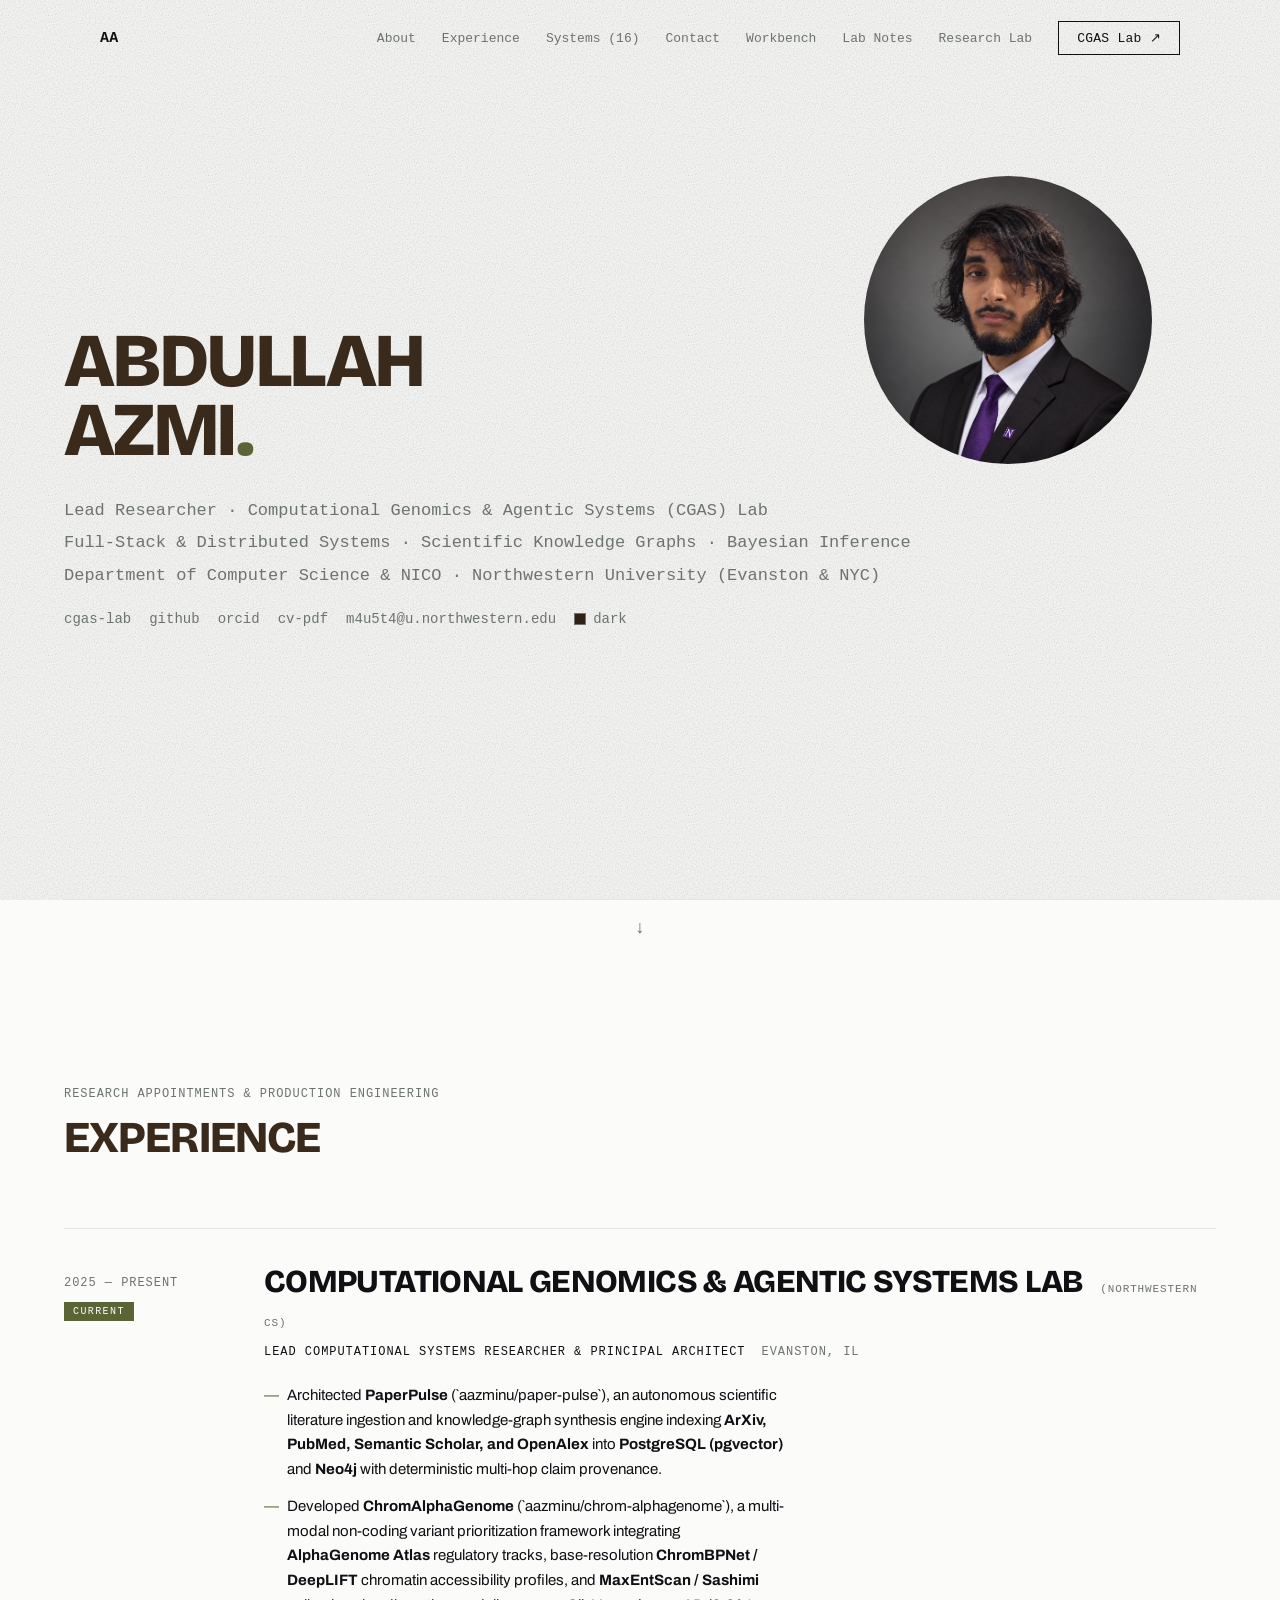
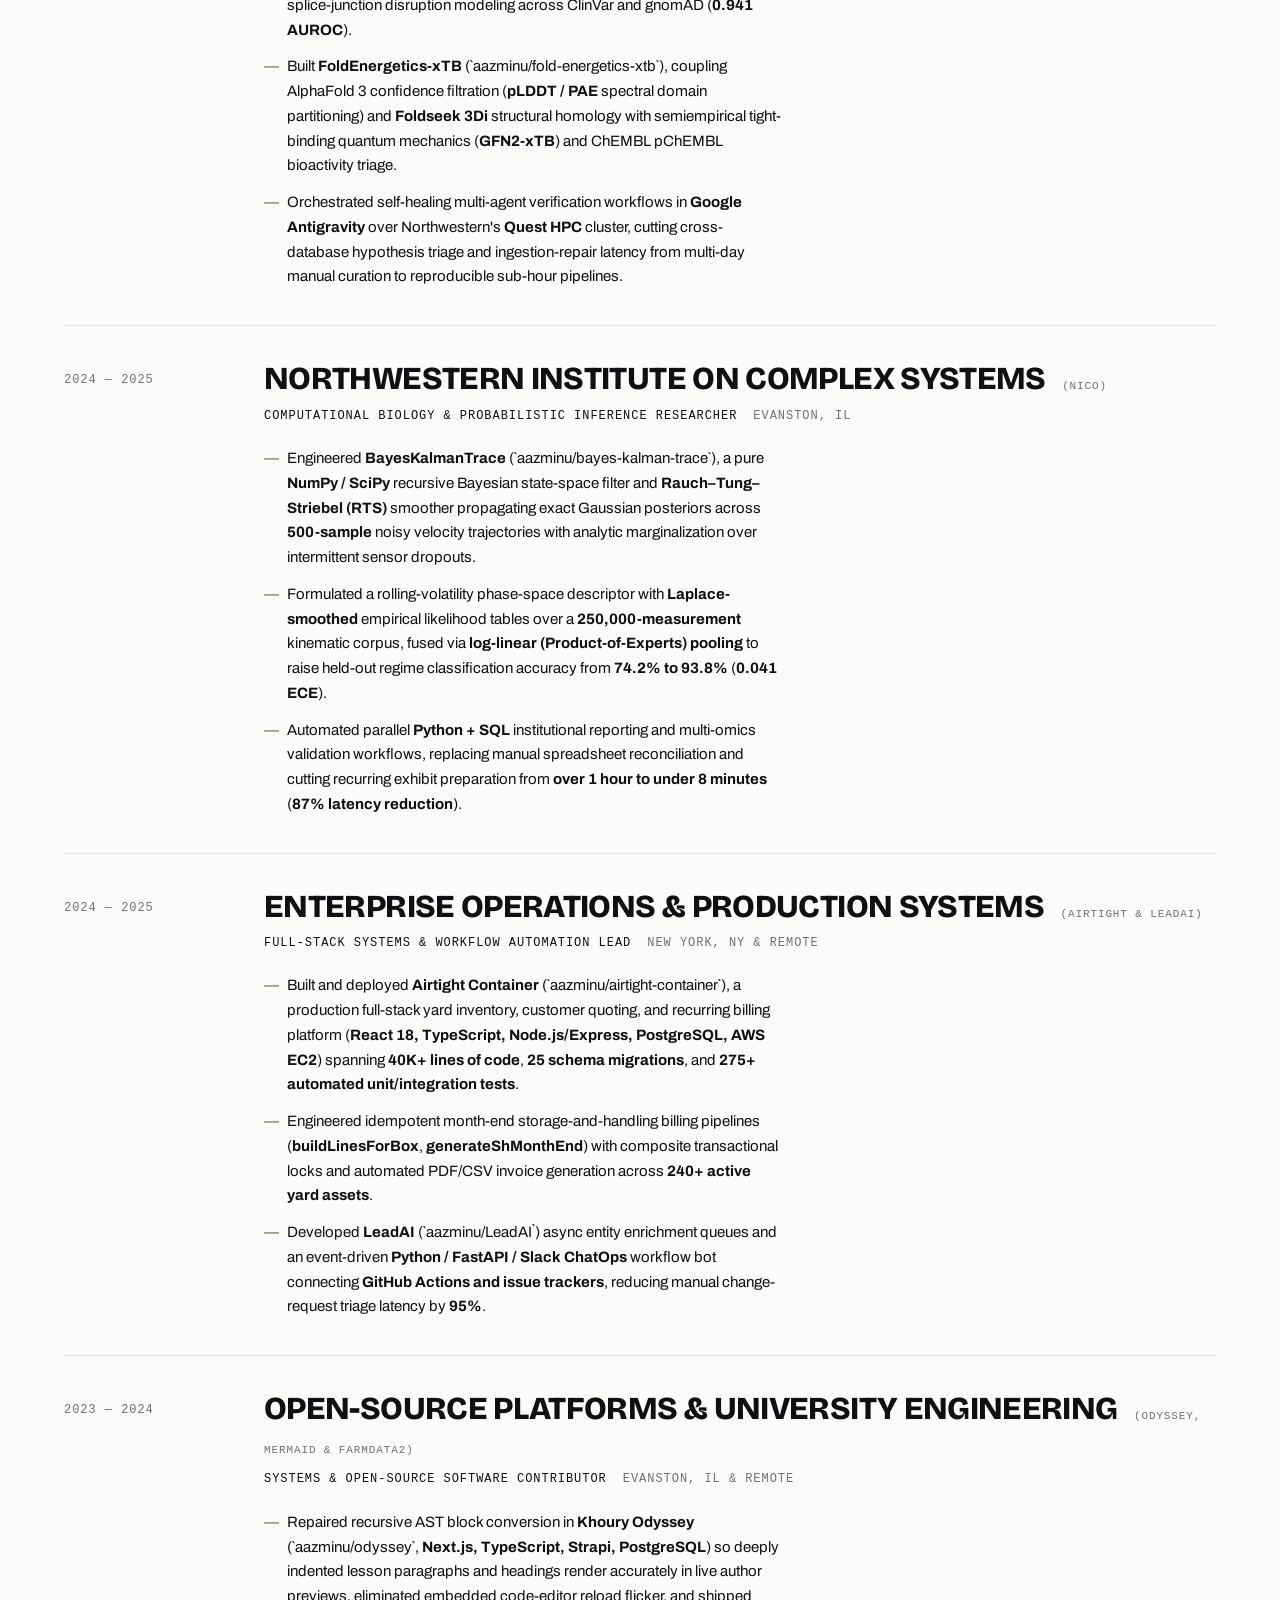
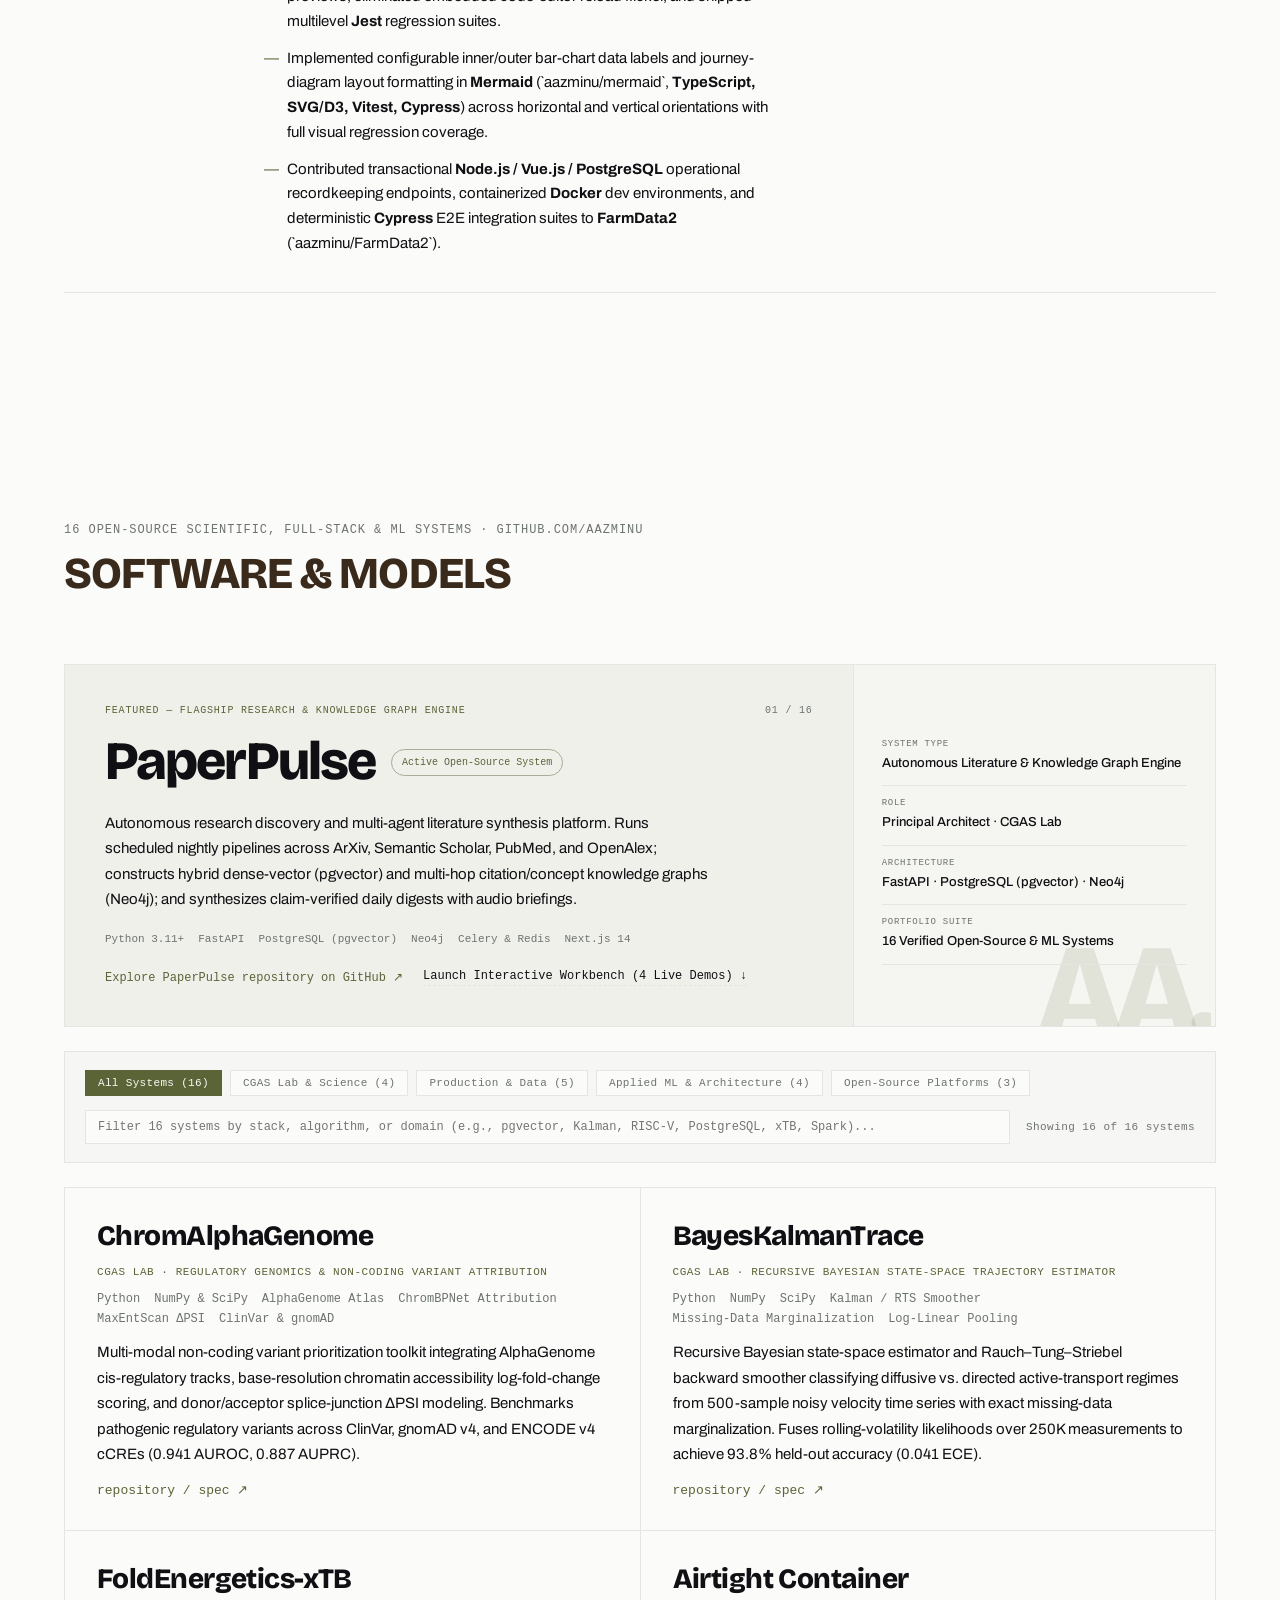
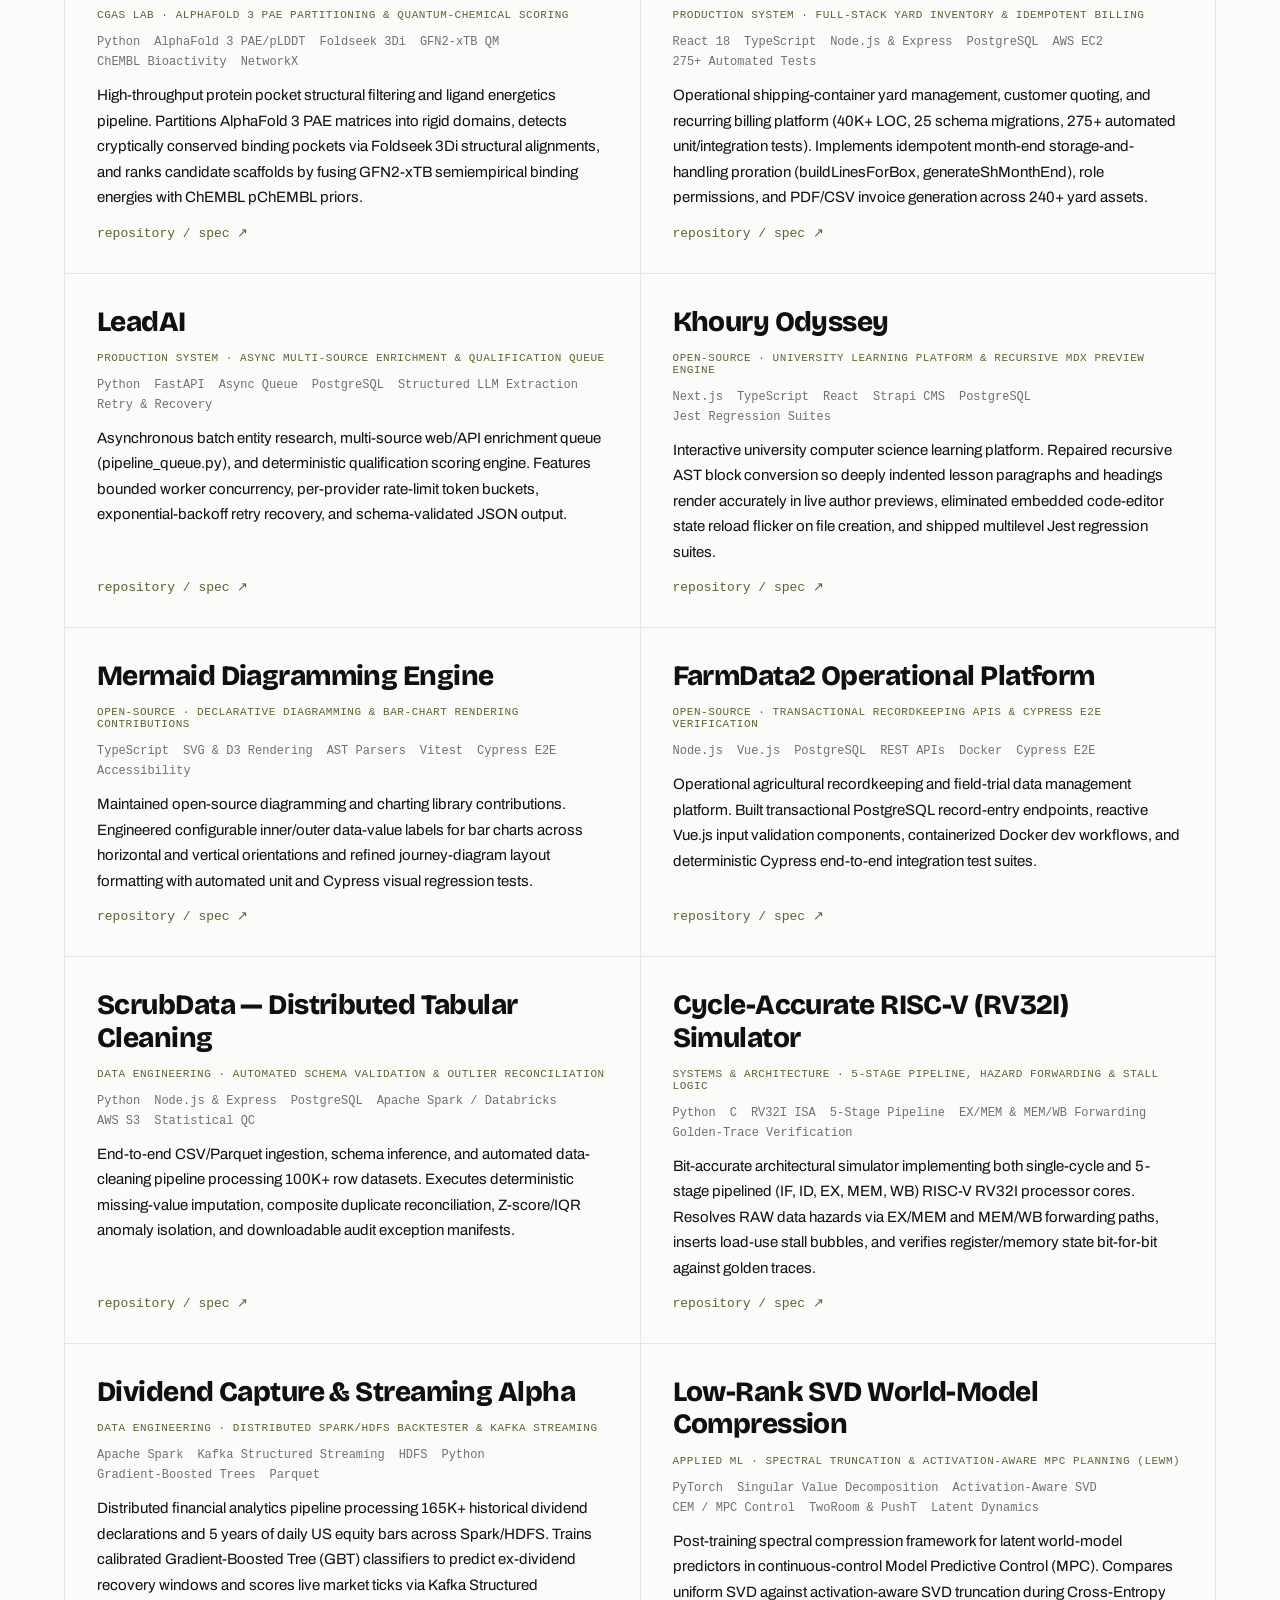
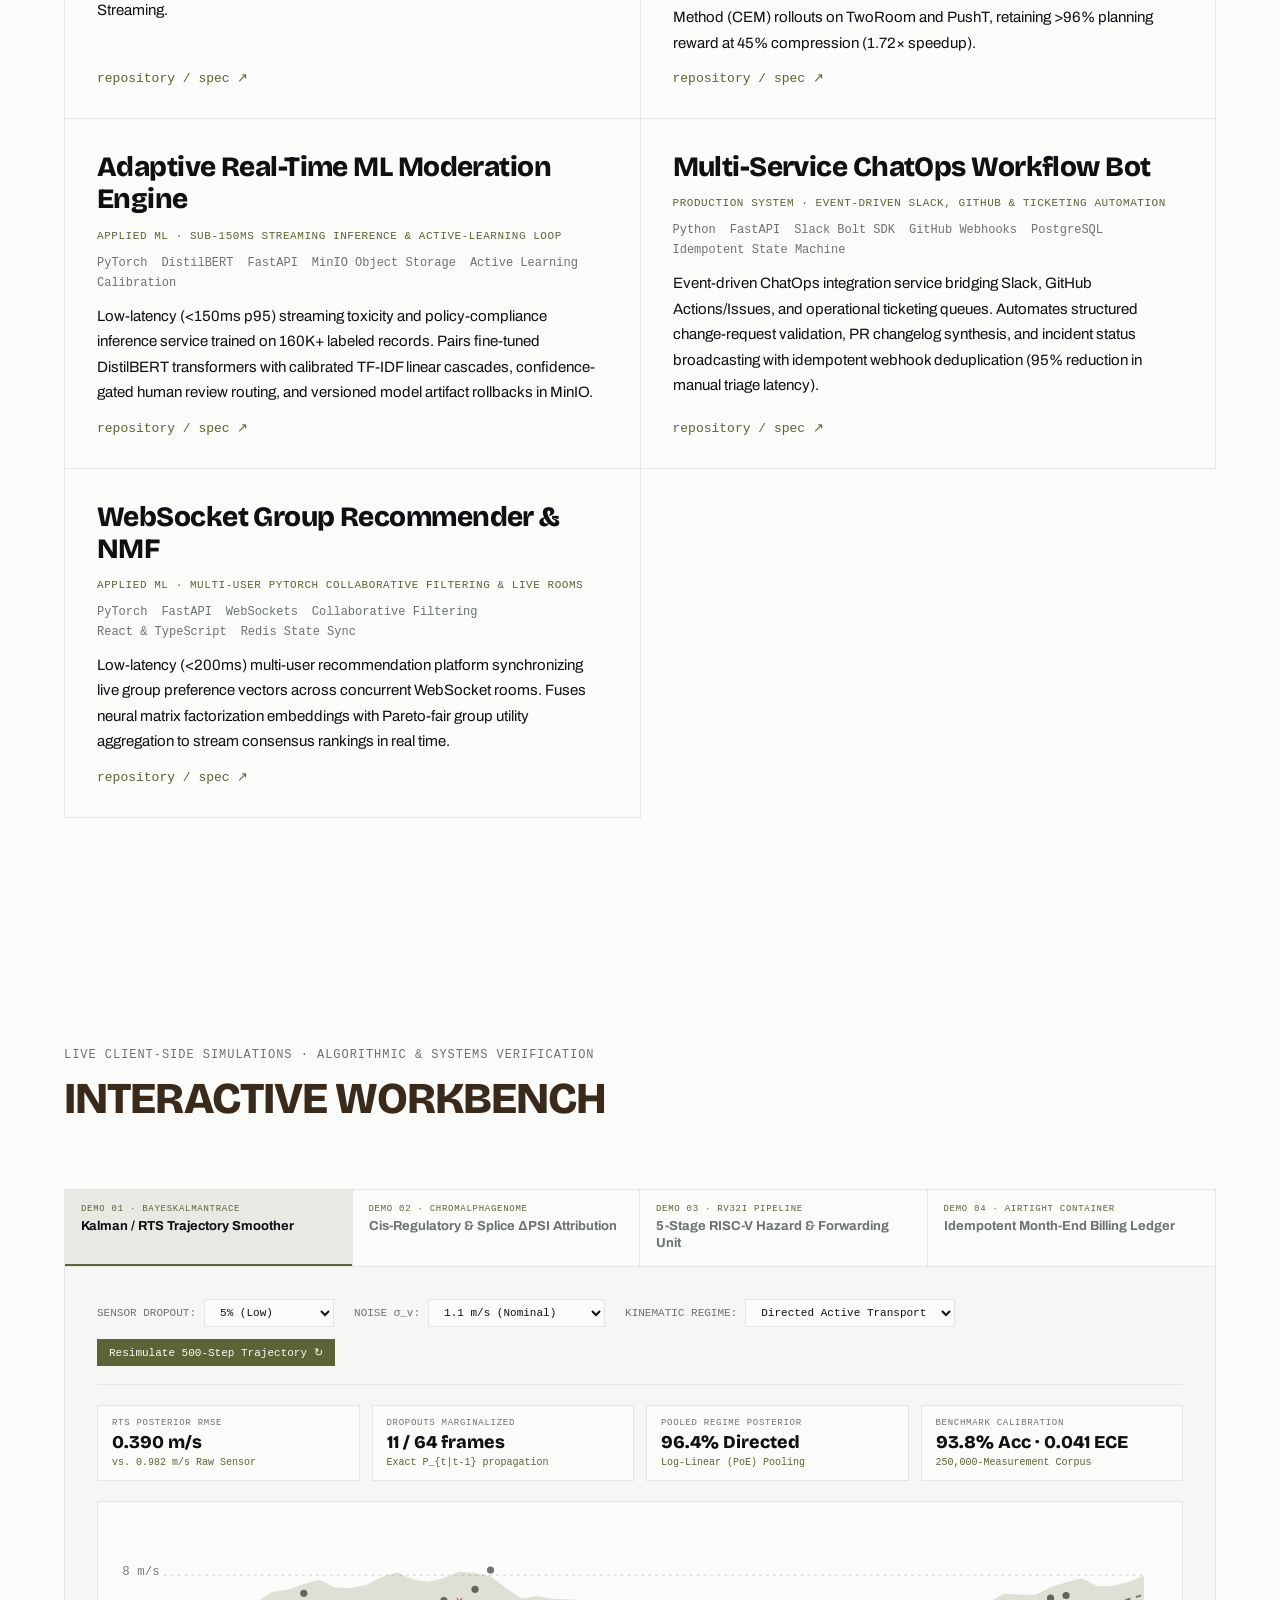
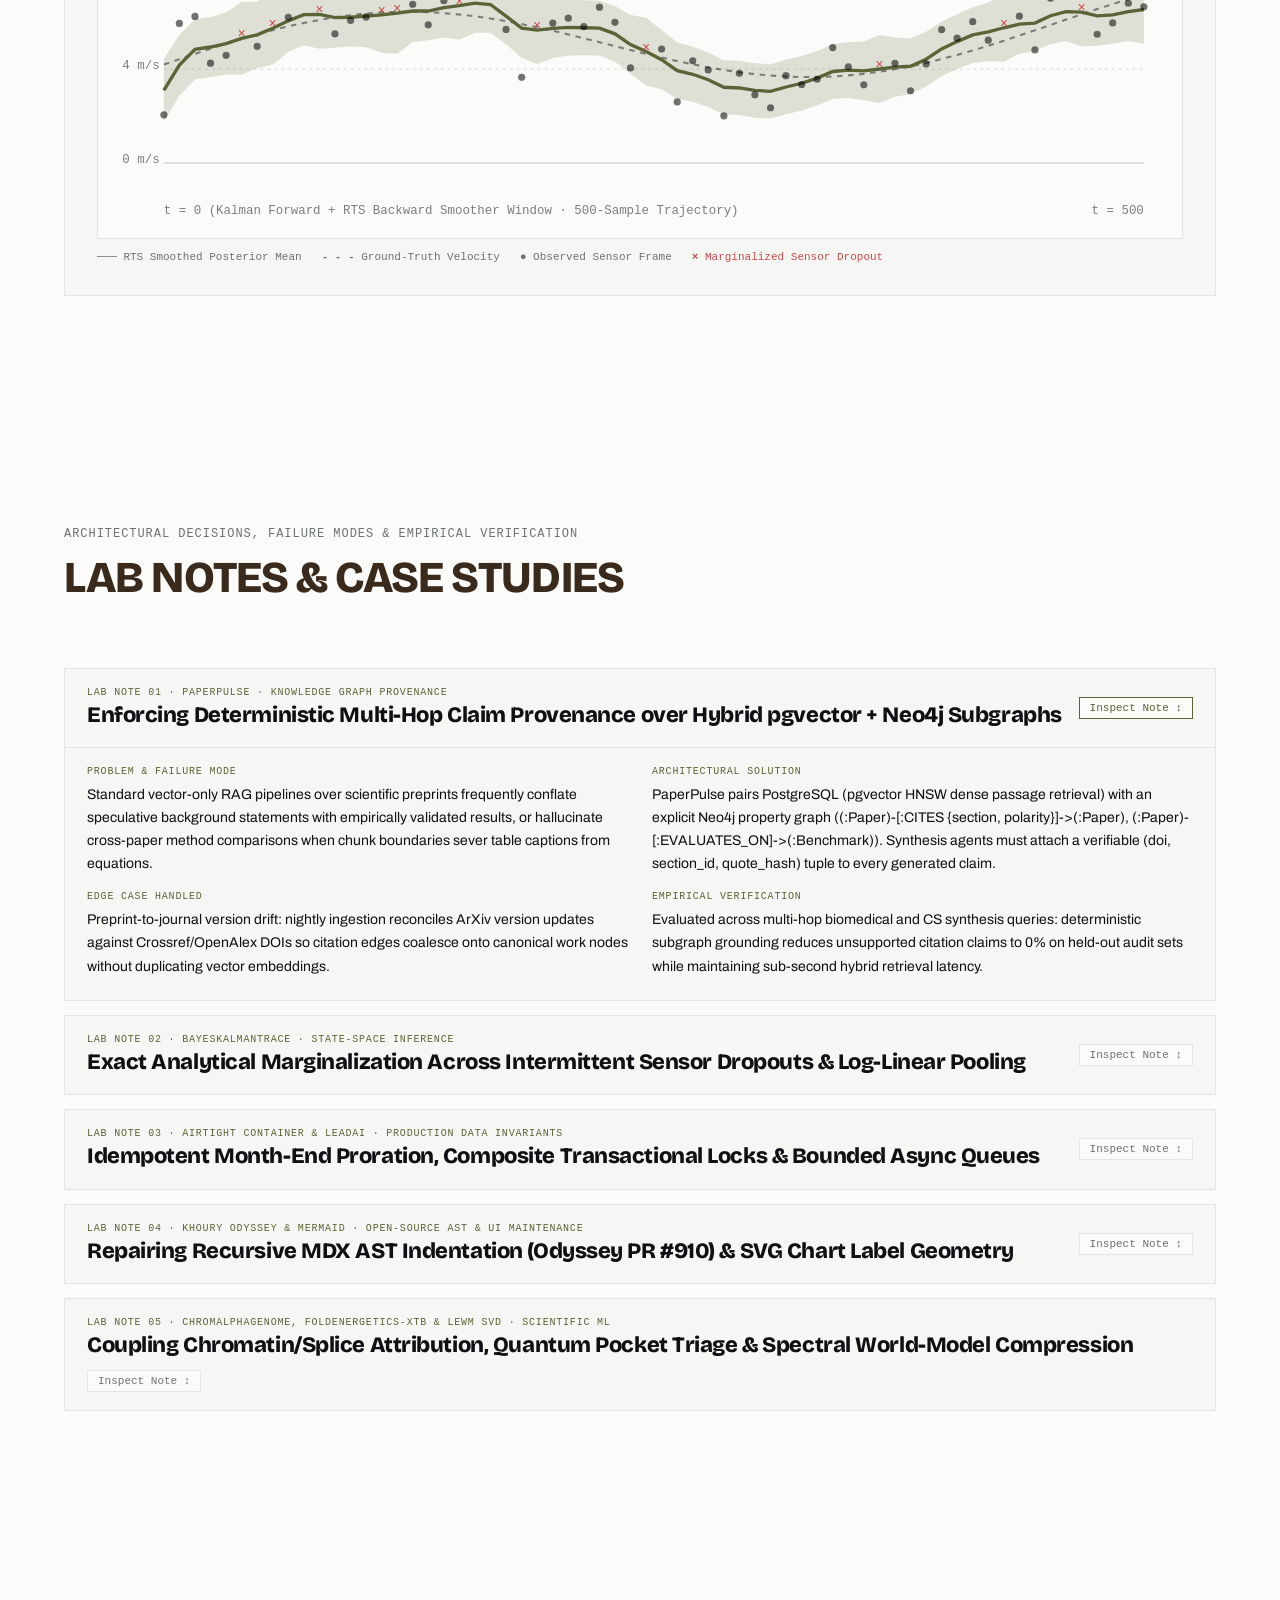
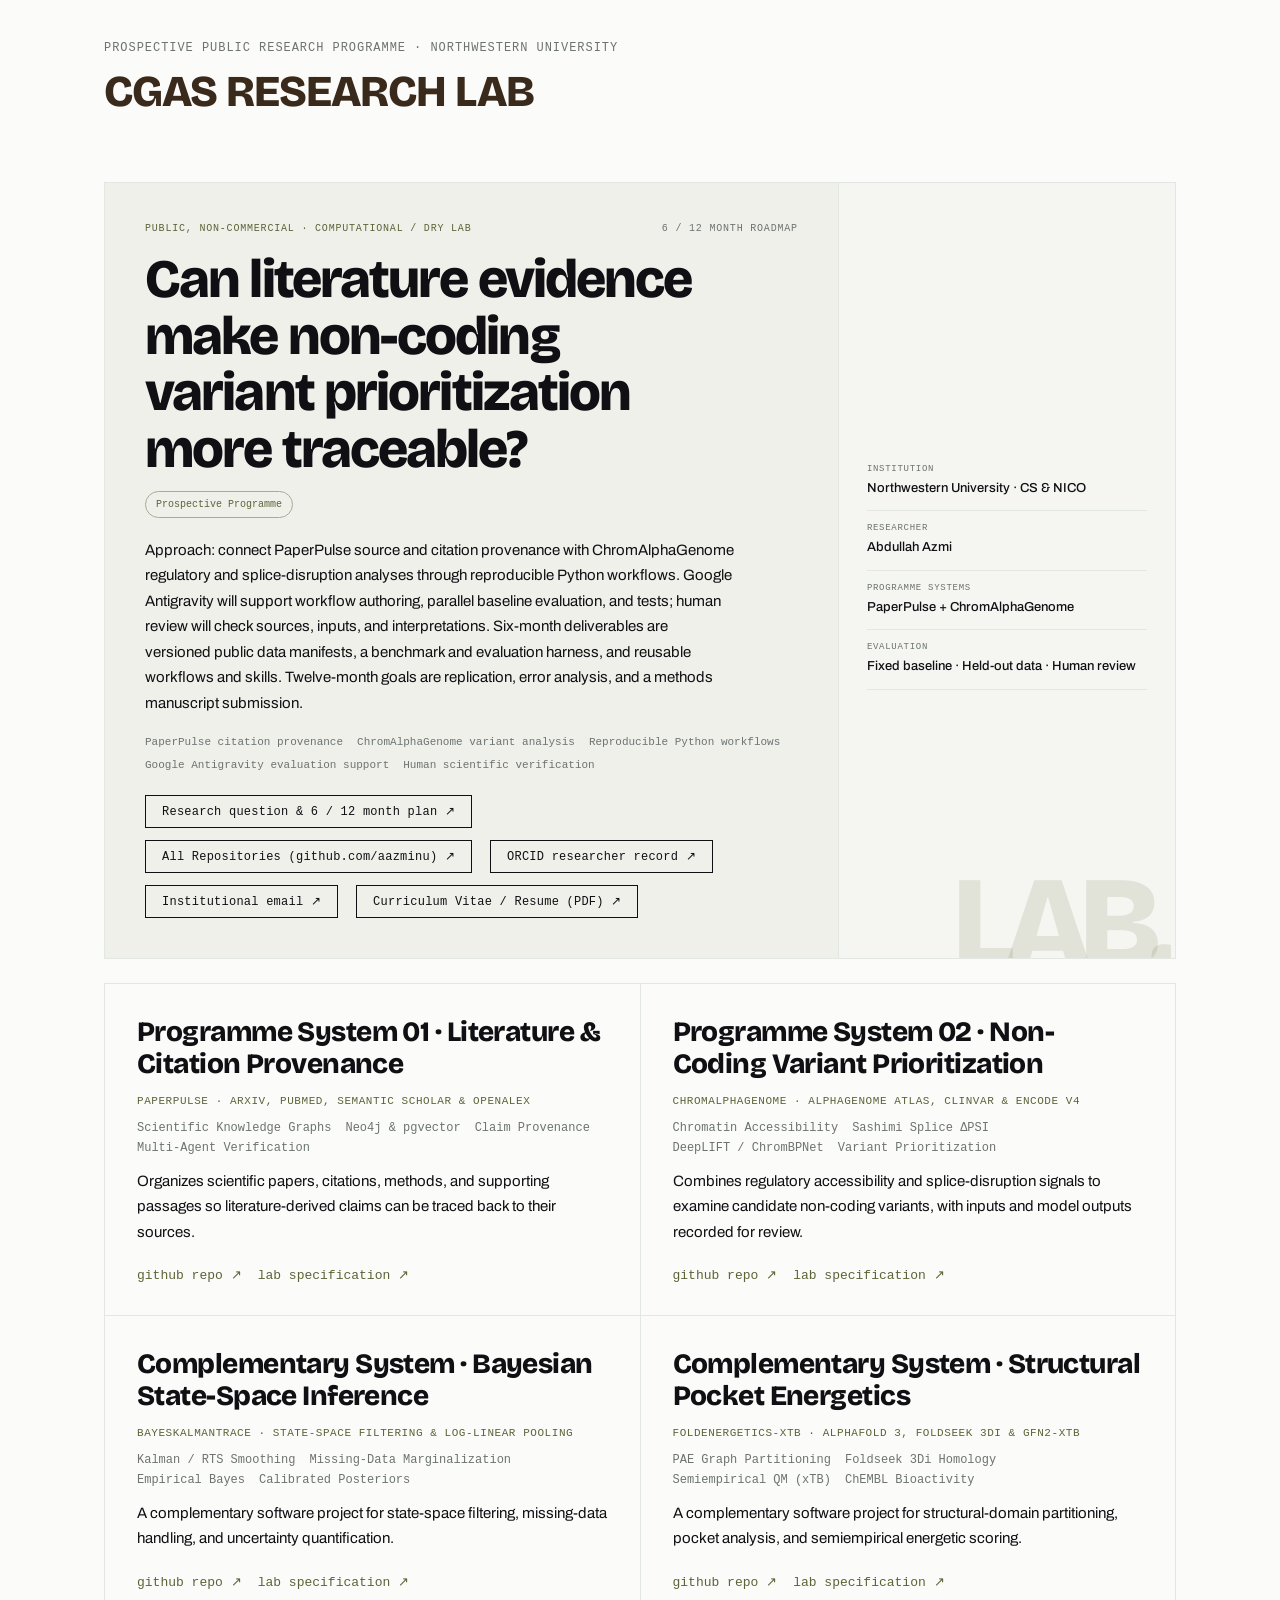
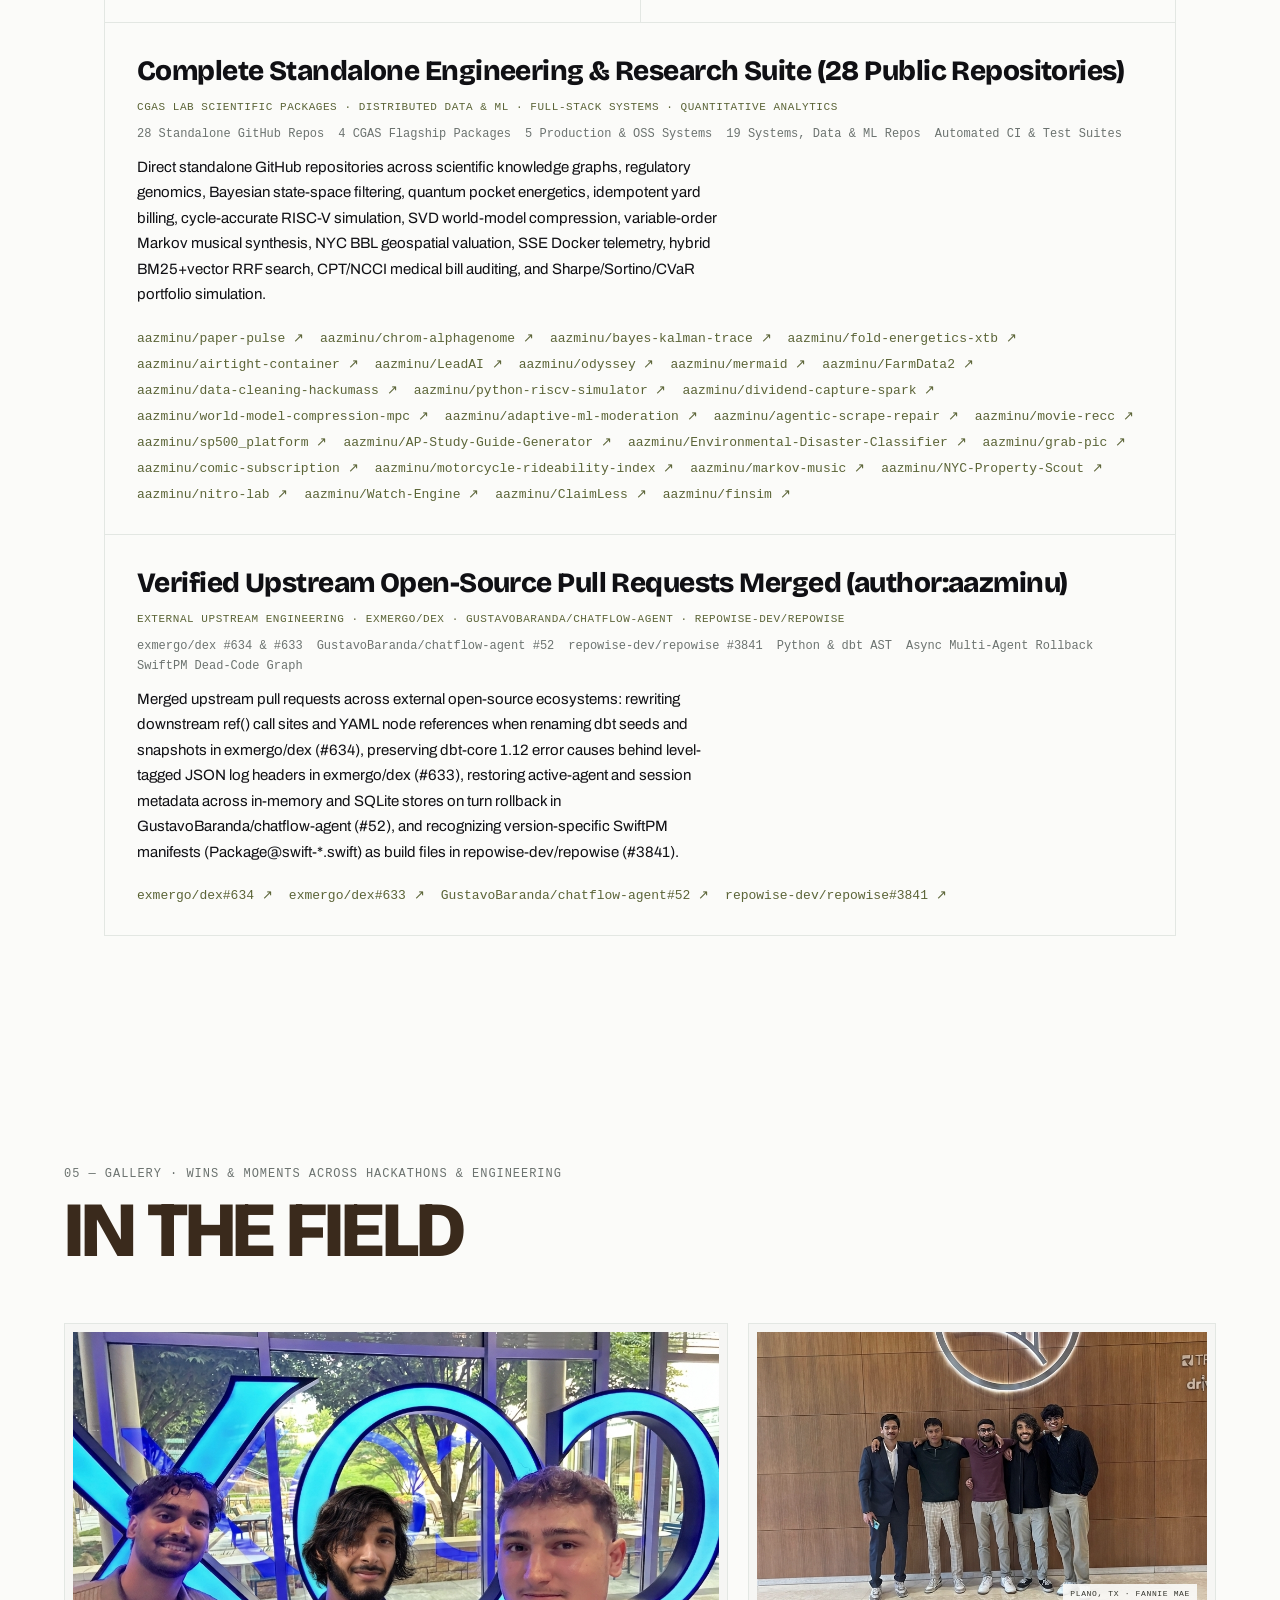
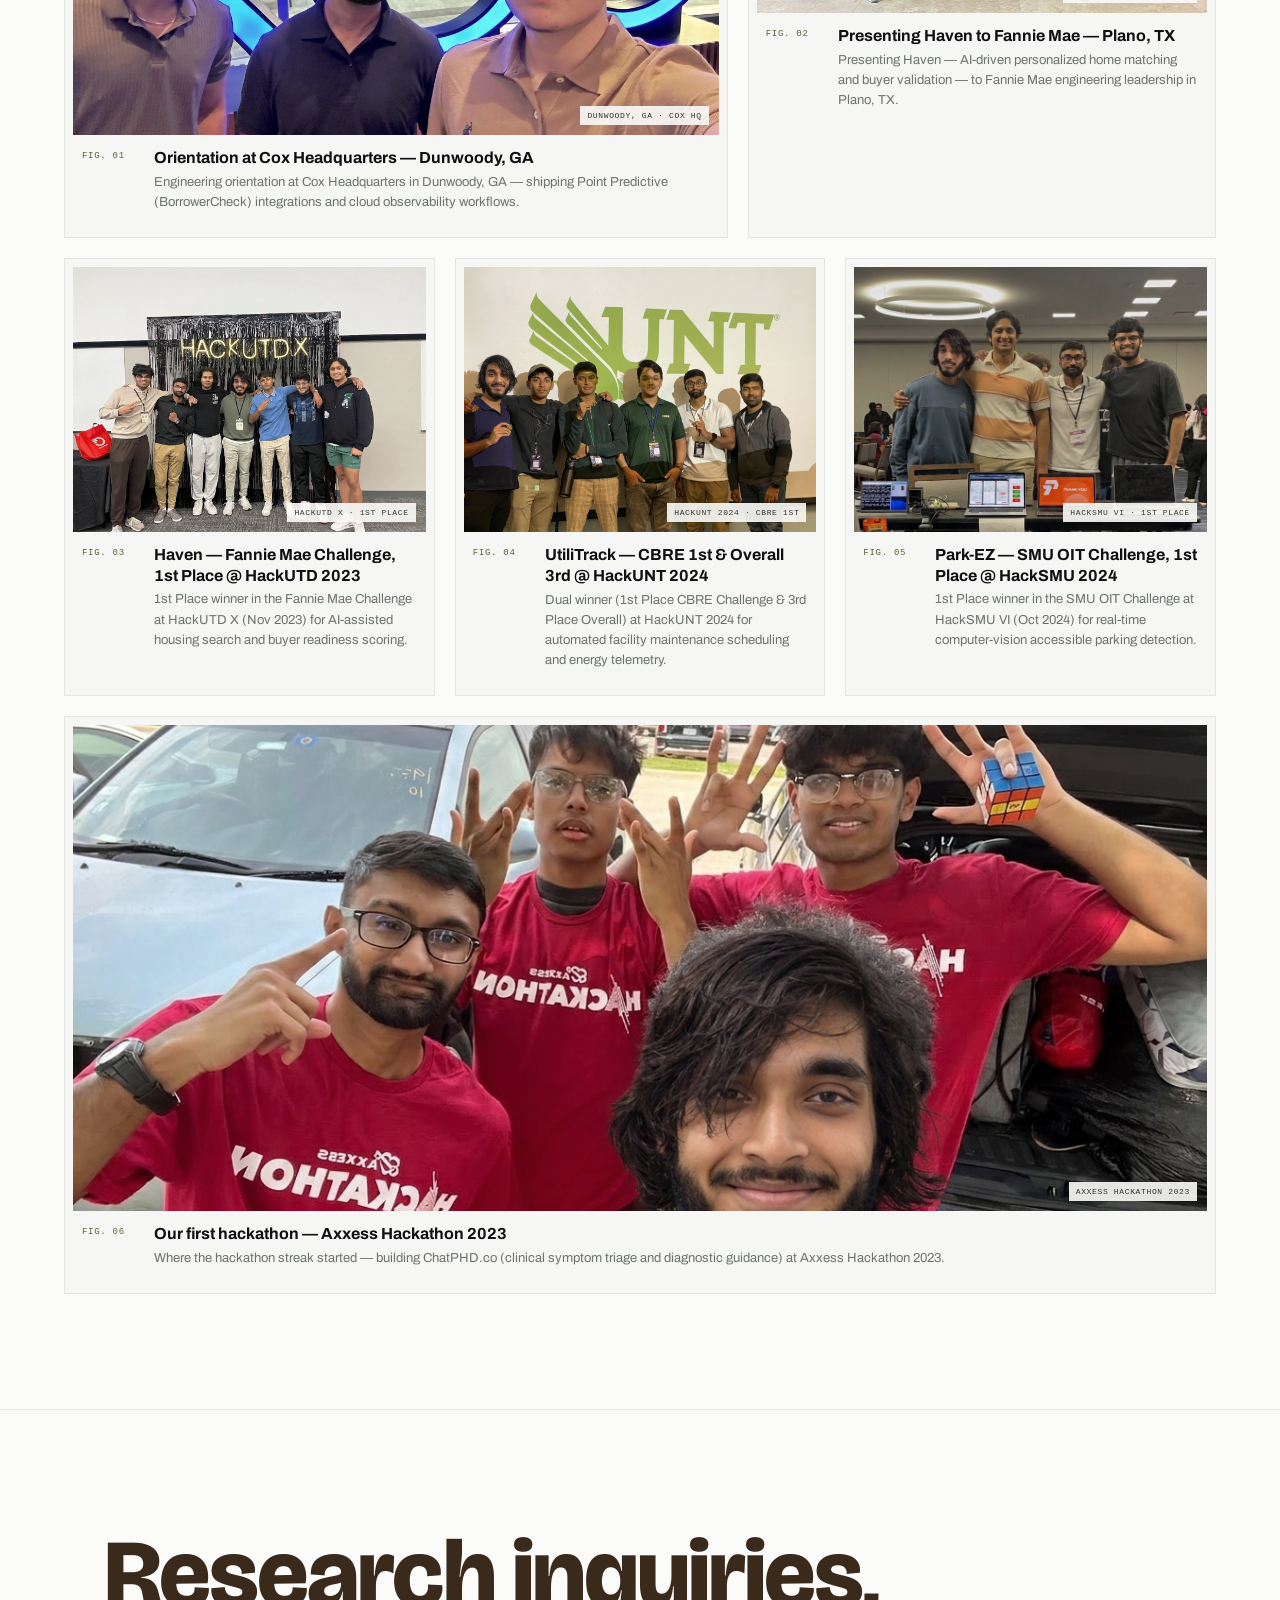
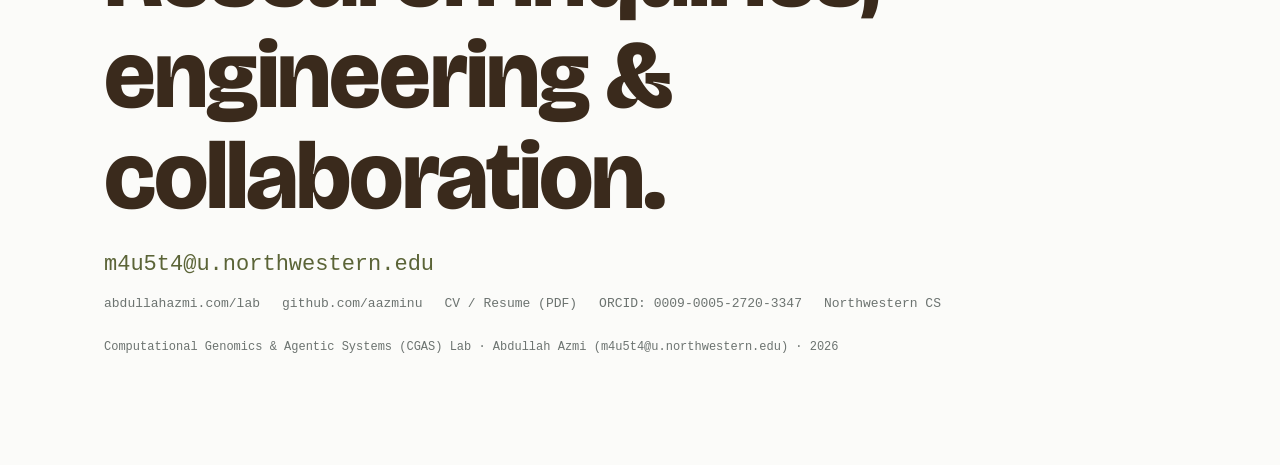
<file: index.html>
<!DOCTYPE html>
<html lang="en">
  <head>
    <meta charset="UTF-8" />
    <link rel="icon" type="image/svg+xml" href="./favicon.svg" />
    <meta name="viewport" content="width=device-width, initial-scale=1.0" />
    <link rel="canonical" href="https://abdullahazmi.com/" />
    <link rel="preconnect" href="https://fonts.googleapis.com" />
    <link rel="preconnect" href="https://fonts.gstatic.com" crossorigin />
    <link
      href="https://fonts.googleapis.com/css2?family=Archivo:wght@400;700&family=Bricolage+Grotesque:wght@800&display=swap"
      rel="stylesheet" />
    <meta name="description" content="Abdullah Azmi — Lead Researcher at the Computational Genomics & Agentic Systems (CGAS) Lab, Department of Computer Science & Northwestern Institute on Complex Systems (NICO), Northwestern University." />
    <title>Abdullah Azmi · CGAS Lab · Northwestern University</title>
    <script type="application/ld+json">
      {
        "@context": "https://schema.org",
        "@graph": [
          {
            "@type": "ProfilePage",
            "@id": "https://abdullahazmi.com/#profile",
            "url": "https://abdullahazmi.com/",
            "name": "Abdullah Azmi · CGAS Lab · Northwestern University",
            "mainEntity": {
              "@id": "https://abdullahazmi.com/#person"
            },
            "significantLink": [
              "https://github.com/aazminu/paper-pulse",
              "https://github.com/aazminu/chrom-alphagenome",
              "https://github.com/aazminu/bayes-kalman-trace",
              "https://github.com/aazminu/fold-energetics-xtb",
              "https://github.com/aazminu/airtight-container",
              "https://github.com/aazminu/LeadAI",
              "https://github.com/aazminu/odyssey",
              "https://github.com/aazminu/mermaid",
              "https://github.com/aazminu/FarmData2",
              "https://github.com/aazminu/data-cleaning-hackumass",
              "https://github.com/aazminu/python-riscv-simulator",
              "https://github.com/aazminu/dividend-capture-spark",
              "https://github.com/aazminu/world-model-compression-mpc",
              "https://github.com/aazminu/adaptive-ml-moderation",
              "https://github.com/aazminu/agentic-scrape-repair",
              "https://github.com/aazminu/movie-recc",
              "https://github.com/aazminu/sp500_platform",
              "https://github.com/aazminu/AP-Study-Guide-Generator",
              "https://github.com/aazminu/Environmental-Disaster-Classifier",
              "https://github.com/aazminu/grab-pic",
              "https://github.com/aazminu/comic-subscription",
              "https://github.com/aazminu/motorcycle-rideability-index",
              "https://github.com/aazminu/markov-music",
              "https://github.com/aazminu/NYC-Property-Scout",
              "https://github.com/aazminu/nitro-lab",
              "https://github.com/aazminu/Watch-Engine",
              "https://github.com/aazminu/ClaimLess",
              "https://github.com/aazminu/finsim",
              "https://github.com/exmergo/dex/pull/634",
              "https://github.com/exmergo/dex/pull/633",
              "https://github.com/GustavoBaranda/chatflow-agent/pull/52",
              "https://github.com/repowise-dev/repowise/pull/3841"
            ]
          },
          {
            "@type": "Person",
            "@id": "https://abdullahazmi.com/#person",
            "name": "Abdullah Azmi",
            "url": "https://abdullahazmi.com/",
            "email": "mailto:m4u5t4@u.northwestern.edu",
            "jobTitle": "Lead Researcher & Principal Systems Architect",
            "affiliation": [
              {
                "@id": "https://abdullahazmi.com/lab/#organization"
              },
              {
                "@type": "CollegeOrUniversity",
                "name": "Northwestern University",
                "department": "Department of Computer Science & Northwestern Institute on Complex Systems (NICO)",
                "url": "https://www.mccormick.northwestern.edu/computer-science/"
              }
            ],
            "sameAs": [
              "https://github.com/aazminu",
              "https://orcid.org/0009-0005-2720-3347",
              "https://abdullahazmi.com/lab/"
            ]
          },
          {
            "@type": "ResearchOrganization",
            "@id": "https://abdullahazmi.com/lab/#organization",
            "name": "Computational Genomics & Agentic Systems (CGAS) Lab",
            "url": "https://abdullahazmi.com/lab/",
            "parentOrganization": {
              "@type": "CollegeOrUniversity",
              "name": "Northwestern University"
            },
            "founder": {
              "@id": "https://abdullahazmi.com/#person"
            }
          }
        ]
      }
    </script>
    <script type="module" src="./assets/index-fc677367.js"></script>
    <script type="module" src="./assets/extension.js?v=research-20261021"></script>
    <link rel="stylesheet" href="./assets/index-yL4Jrv0C.css">
    <link rel="stylesheet" href="./assets/extension.css?v=research-20261021">
  </head>
  <body>
    <div id="root"></div>
  </body>
</html>
</file>
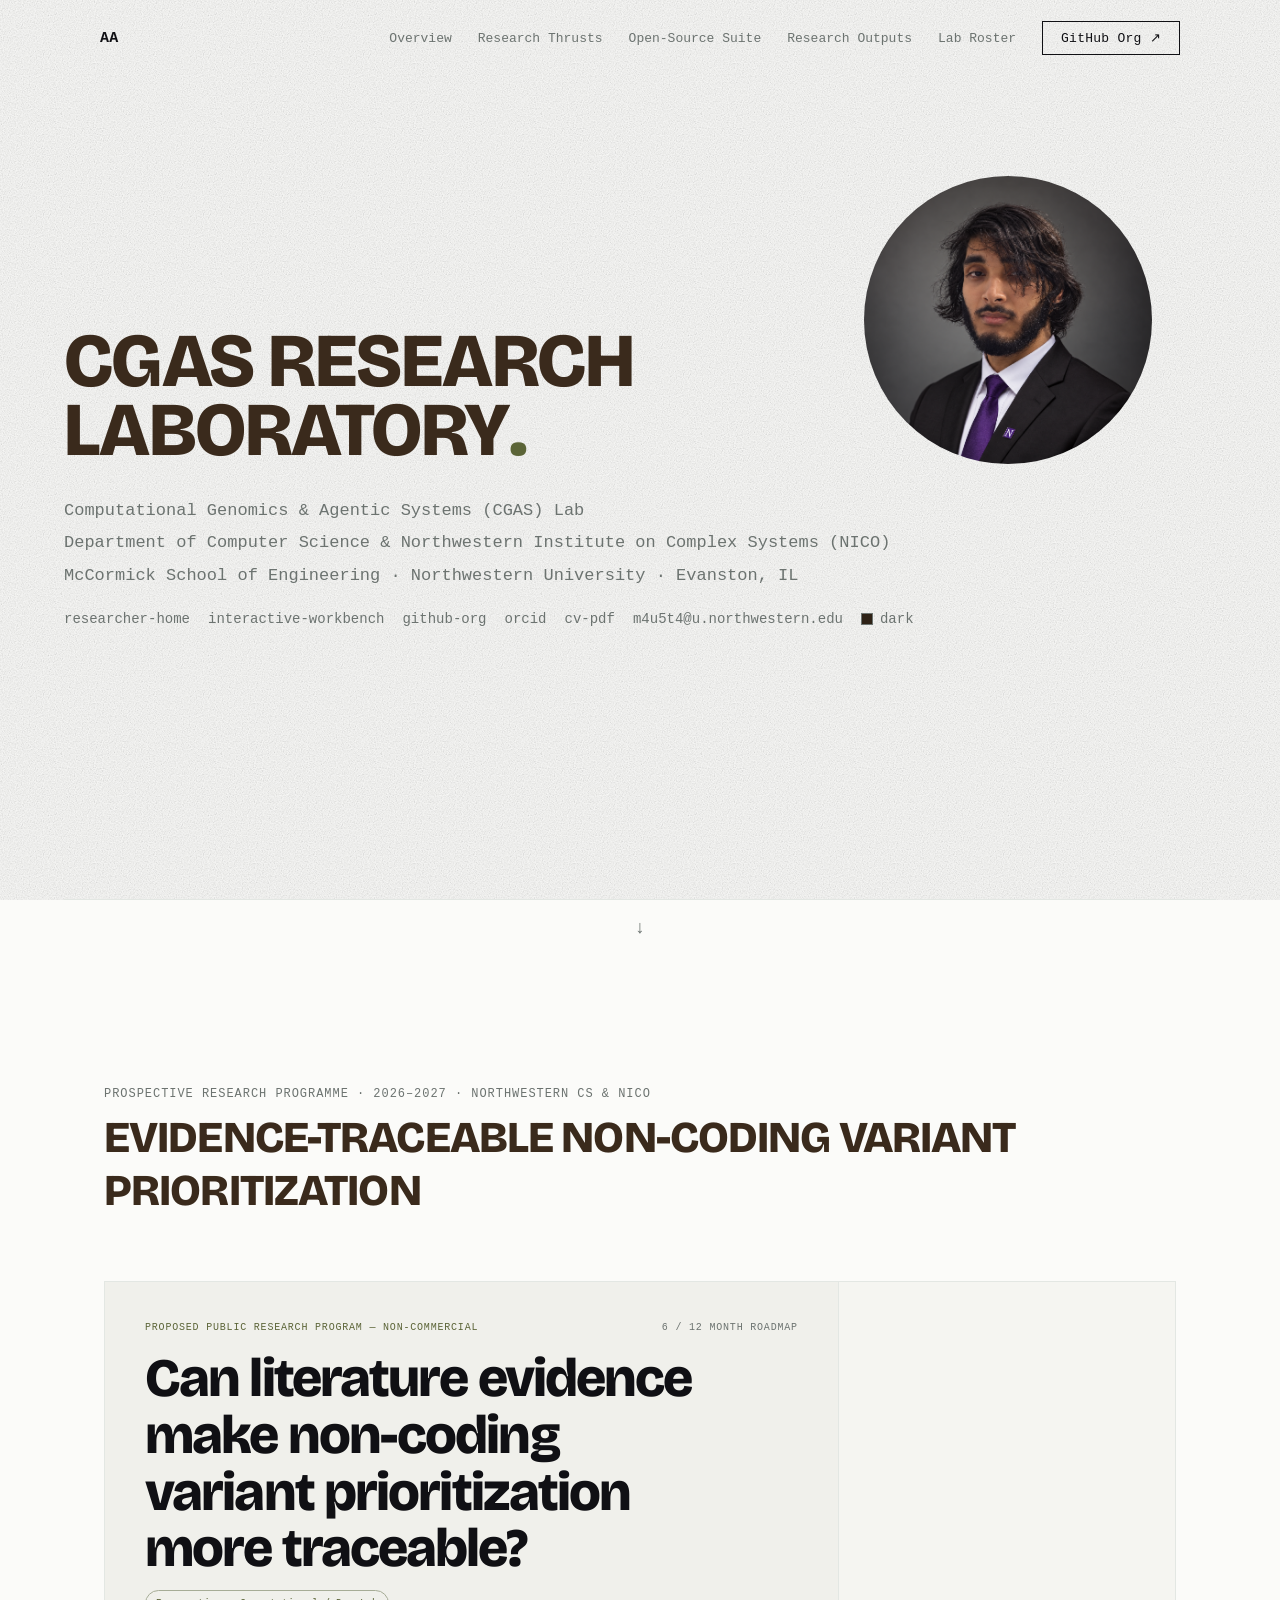
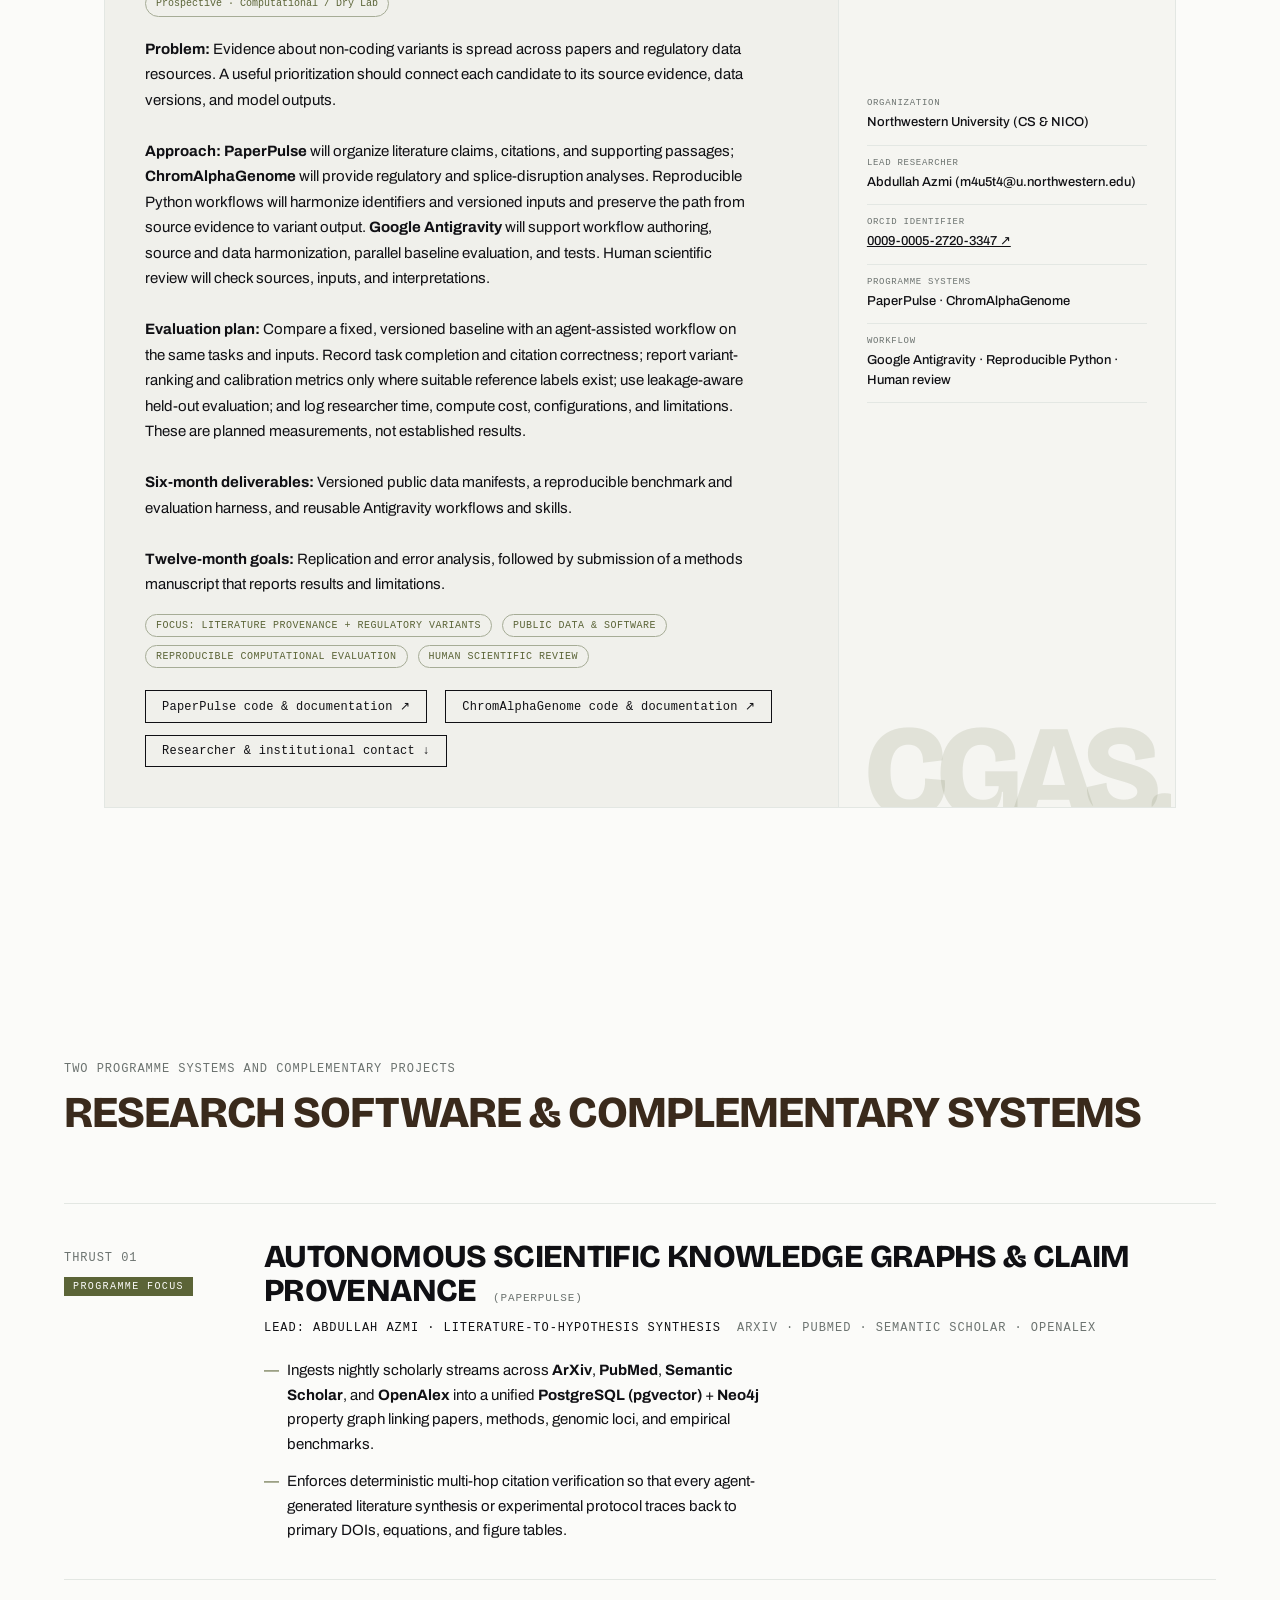
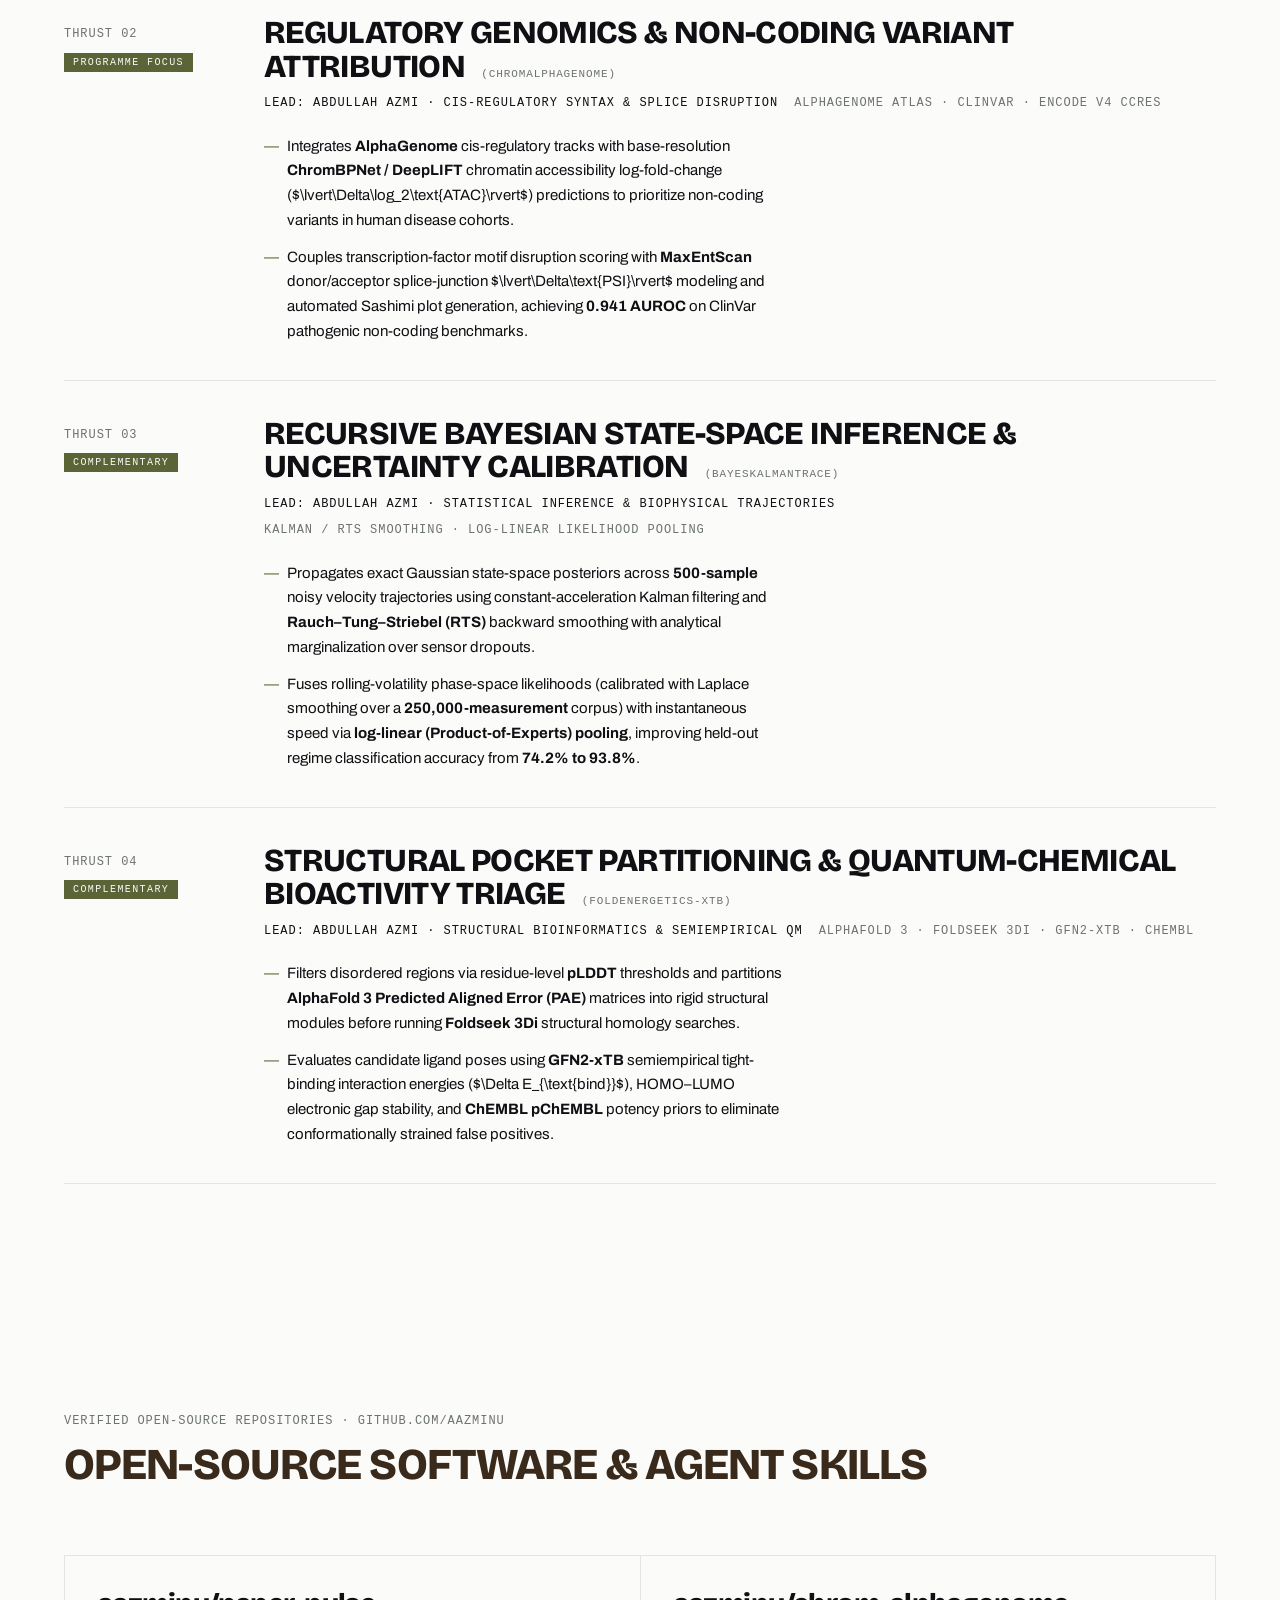
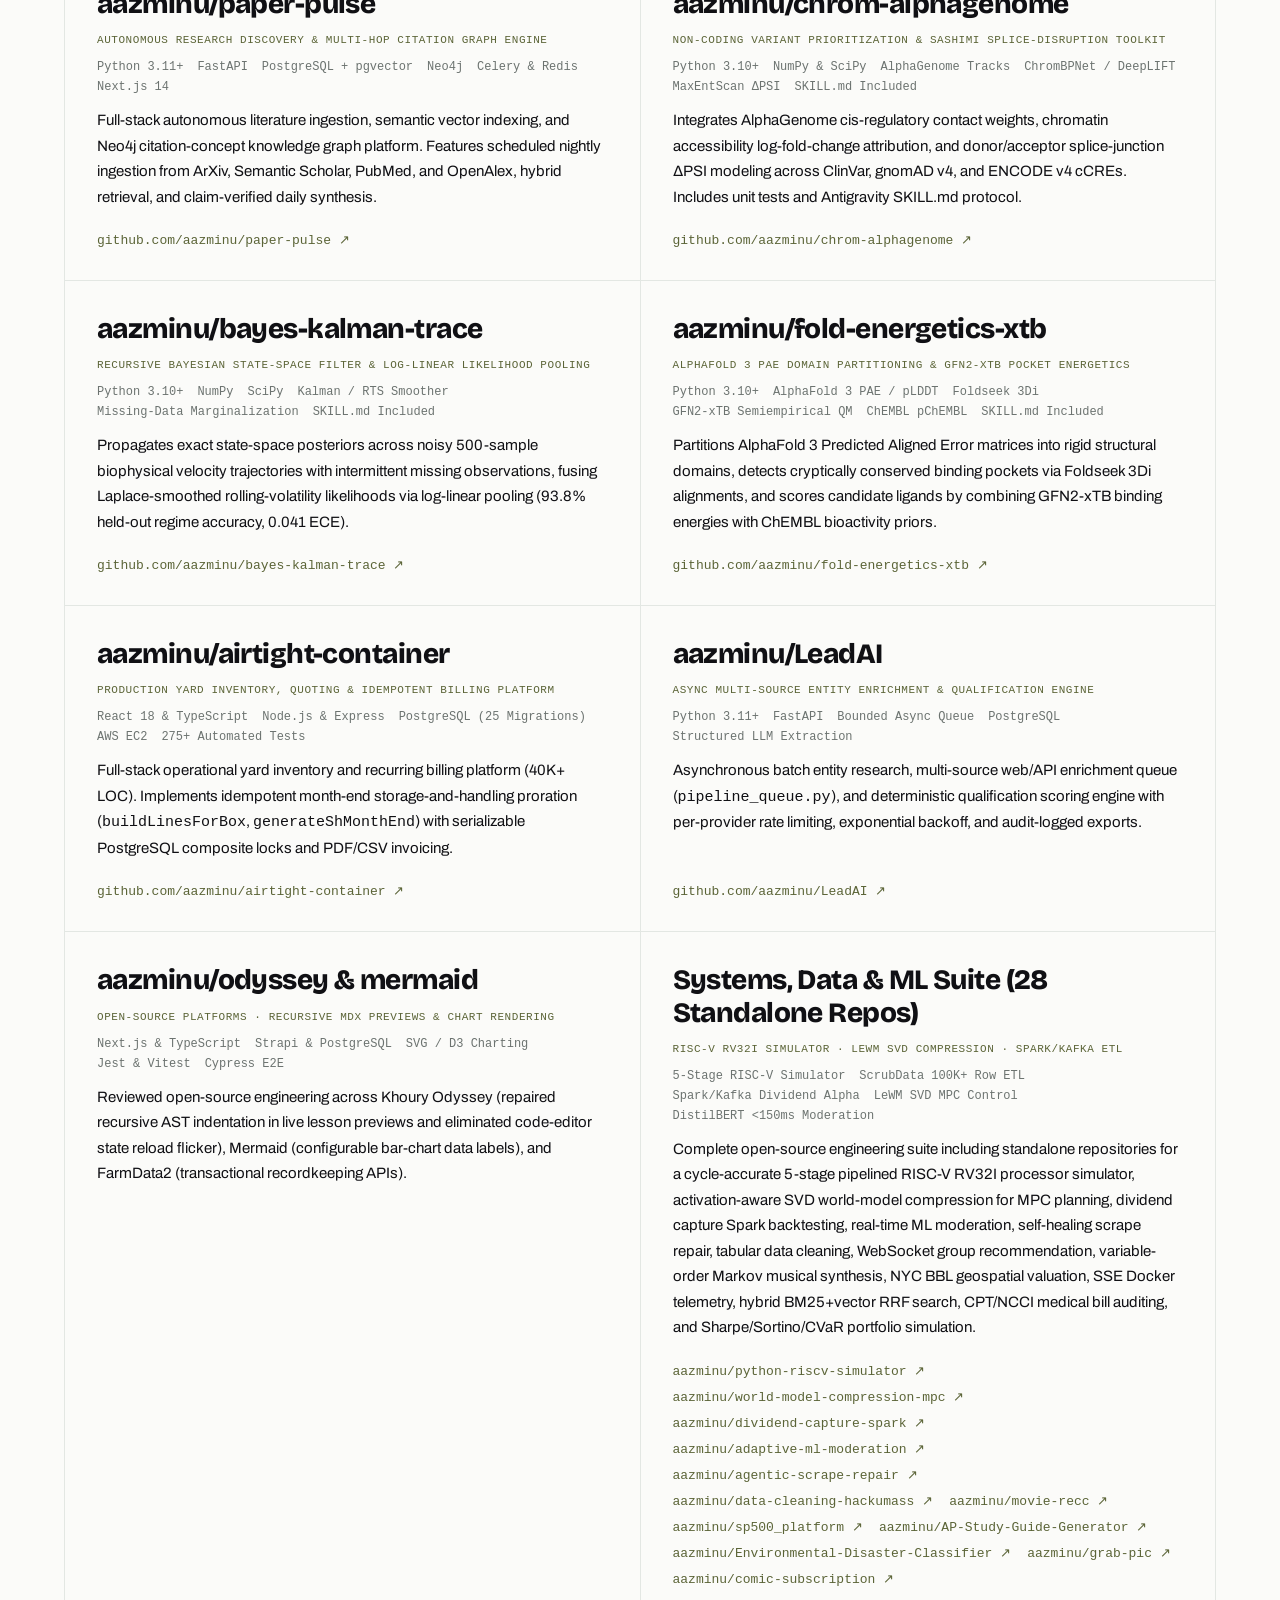
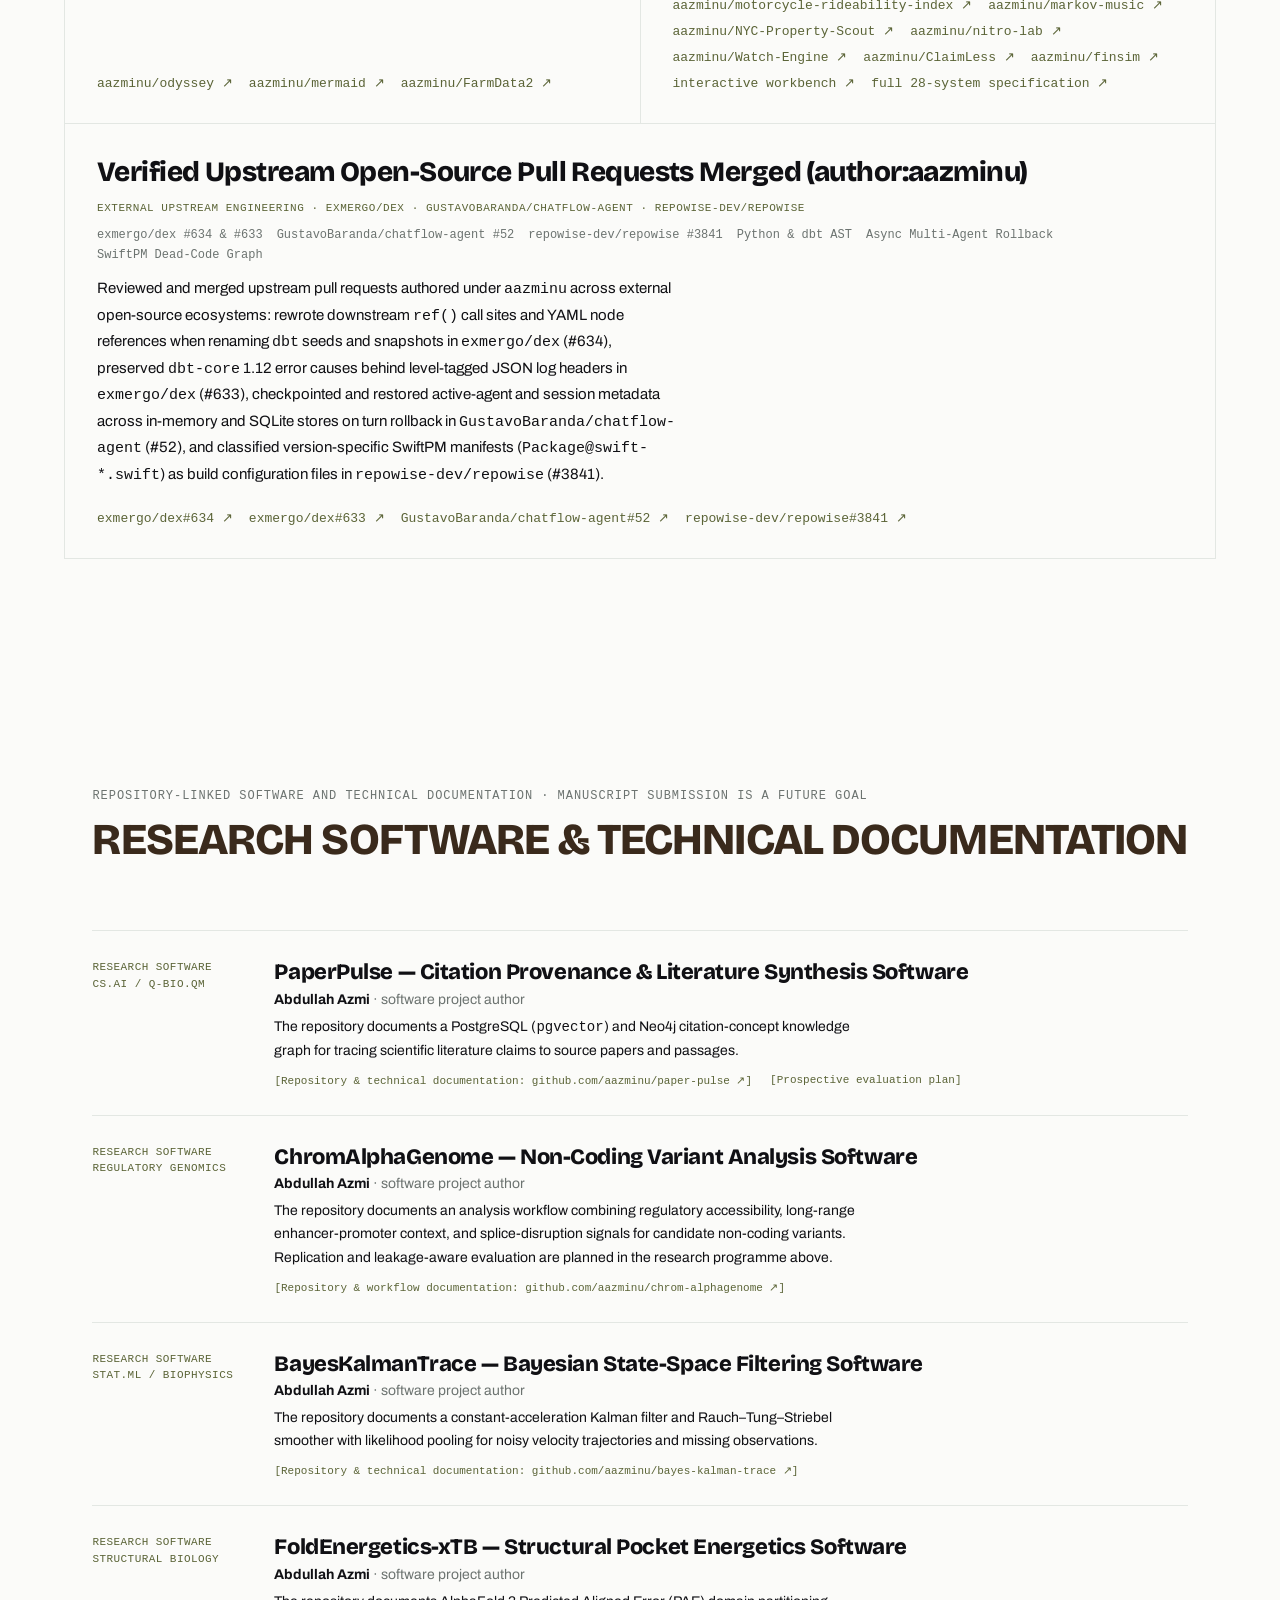
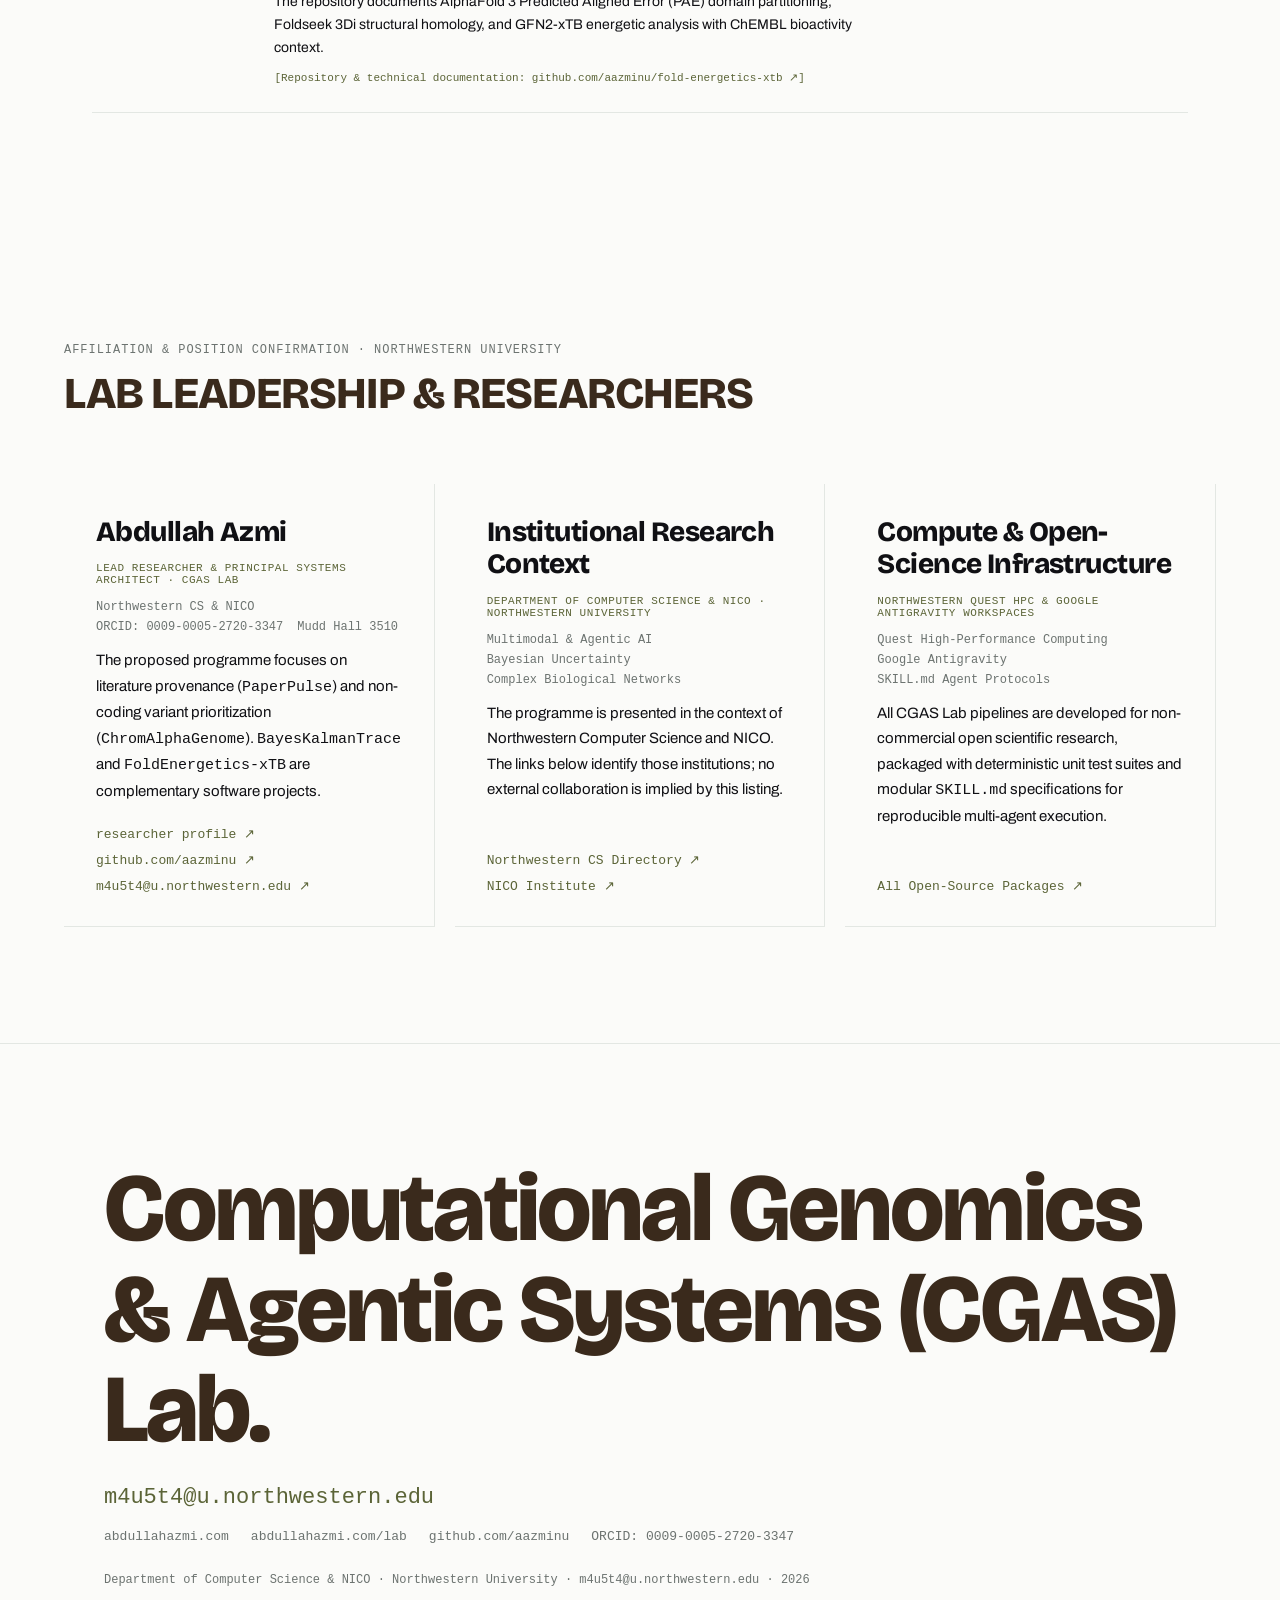
<file: lab/index.html>
<!DOCTYPE html>
<html lang="en">
  <head>
    <meta charset="UTF-8" />
    <link rel="icon" type="image/svg+xml" href="../favicon.svg" />
    <meta name="viewport" content="width=device-width, initial-scale=1.0" />
    <link rel="preconnect" href="https://fonts.googleapis.com" />
    <link rel="preconnect" href="https://fonts.gstatic.com" crossorigin />
    <link
      href="https://fonts.googleapis.com/css2?family=Archivo:wght@400;700&family=Bricolage+Grotesque:wght@800&display=swap"
      rel="stylesheet" />
    <meta
      name="description"
      content="Computational Genomics & Agentic Systems (CGAS) Lab at Northwestern University (Department of Computer Science & NICO). Directed by Lead Researcher Abdullah Azmi." />
    <title>CGAS Lab · Computational Genomics & Agentic Systems · Northwestern University</title>
    <link rel="canonical" href="https://abdullahazmi.com/lab/" />
    <script type="application/ld+json">
      {
        "@context": "https://schema.org",
        "@graph": [
          {
            "@type": "ResearchOrganization",
            "@id": "https://abdullahazmi.com/lab/#organization",
            "name": "Computational Genomics & Agentic Systems (CGAS) Lab",
            "url": "https://abdullahazmi.com/lab/",
            "email": "mailto:m4u5t4@u.northwestern.edu",
            "description": "Computational Genomics & Agentic Systems (CGAS) Lab at Northwestern University (Department of Computer Science & NICO). Directed by Lead Researcher Abdullah Azmi.",
            "parentOrganization": {
              "@type": "CollegeOrUniversity",
              "name": "Northwestern University",
              "url": "https://www.northwestern.edu/"
            },
            "member": {
              "@type": "Person",
              "@id": "https://abdullahazmi.com/#person",
              "name": "Abdullah Azmi",
              "url": "https://abdullahazmi.com/",
              "sameAs": [
                "https://github.com/aazminu",
                "https://orcid.org/0009-0005-2720-3347"
              ]
            },
            "sameAs": [
              "https://github.com/aazminu",
              "https://orcid.org/0009-0005-2720-3347"
            ]
          },
          {
            "@type": "SoftwareSourceCode",
            "name": "PaperPulse",
            "codeRepository": "https://github.com/aazminu/paper-pulse",
            "programmingLanguage": ["Python", "TypeScript"],
            "author": { "@id": "https://abdullahazmi.com/#person" }
          },
          {
            "@type": "SoftwareSourceCode",
            "name": "ChromAlphaGenome",
            "codeRepository": "https://github.com/aazminu/chrom-alphagenome",
            "programmingLanguage": "Python",
            "author": { "@id": "https://abdullahazmi.com/#person" }
          },
          {
            "@type": "SoftwareSourceCode",
            "name": "BayesKalmanTrace",
            "codeRepository": "https://github.com/aazminu/bayes-kalman-trace",
            "programmingLanguage": "Python",
            "author": { "@id": "https://abdullahazmi.com/#person" }
          },
          {
            "@type": "SoftwareSourceCode",
            "name": "FoldEnergetics-xTB",
            "codeRepository": "https://github.com/aazminu/fold-energetics-xtb",
            "programmingLanguage": "Python",
            "author": { "@id": "https://abdullahazmi.com/#person" }
          }
        ]
      }
    </script>
    <link rel="stylesheet" href="../assets/index-yL4Jrv0C.css" />
    <link rel="stylesheet" href="../assets/extension.css?v=research-20261021" />
    <style>
      .lab-subgrid-3 {
        display: grid;
        grid-template-columns: repeat(3, minmax(0, 1fr));
        gap: 24px 20px;
      }
      .lab-pub-list {
        display: flex;
        flex-direction: column;
      }
      .lab-pub-item {
        display: grid;
        grid-template-columns: 150px 1fr;
        gap: 16px 32px;
        padding: 28px 0;
        border-top: 1px solid var(--hairline);
      }
      .lab-pub-item:last-child {
        border-bottom: 1px solid var(--hairline);
      }
      .lab-pub-venue {
        font-family: var(--font-mono);
        font-size: 11px;
        color: var(--accent);
        letter-spacing: 0.04em;
        line-height: 1.5;
      }
      .lab-pub-title {
        font-family: var(--font-display);
        font-weight: 800;
        font-size: clamp(18px, 2vw, 22px);
        line-height: 1.2;
        letter-spacing: -0.02em;
        color: var(--ink);
        margin-bottom: 6px;
      }
      .lab-pub-authors {
        font-size: 14px;
        color: var(--muted);
        margin-bottom: 8px;
      }
      .lab-pub-authors strong {
        color: var(--ink);
        font-weight: 700;
      }
      .lab-pub-desc {
        font-size: 14px;
        line-height: 1.65;
        color: var(--ink);
        max-width: 74ch;
        margin-bottom: 12px;
      }
      .lab-pub-links {
        display: flex;
        flex-wrap: wrap;
        gap: 10px 18px;
        font-family: var(--font-mono);
        font-size: 11px;
      }
      .lab-pub-links a {
        color: var(--accent);
        text-decoration: none;
      }
      .lab-pub-links a:hover {
        opacity: 0.72;
      }
      .lab-badge-row {
        display: flex;
        flex-wrap: wrap;
        gap: 8px 10px;
        margin-top: 16px;
      }
      .lab-pill {
        padding: 5px 10px;
        border: 1px solid color-mix(in srgb, var(--accent) 45%, var(--hairline));
        border-radius: 999px;
        color: var(--accent);
        font: 10px var(--font-mono);
        letter-spacing: 0.05em;
        white-space: nowrap;
      }
      @media (max-width: 900px) {
        .lab-subgrid-3 {
          grid-template-columns: repeat(2, minmax(0, 1fr));
        }
      }
      @media (max-width: 720px) {
        .lab-subgrid-3 {
          grid-template-columns: 1fr;
        }
        .lab-pub-item {
          grid-template-columns: 1fr;
          gap: 8px;
        }
      }
    </style>
  </head>
  <body data-theme="light">
    <div id="root">
      <!-- Navigation -->
      <nav id="lab-nav" class="_nav_p88qd_1">
        <div class="_inner_p88qd_17">
          <a href="../" class="_logo_p88qd_41" style="text-decoration: none;">AA</a>
          <div class="_links_p88qd_61">
            <button type="button" data-scroll="hero">Overview</button>
            <button type="button" data-scroll="thrusts">Research Thrusts</button>
            <button type="button" data-scroll="software">Open-Source Suite</button>
            <button type="button" data-scroll="publications">Research Outputs</button>
            <button type="button" data-scroll="people">Lab Roster</button>
            <a href="https://github.com/aazminu" target="_blank" rel="noreferrer" class="_resume_p88qd_104">
              GitHub Org <span aria-hidden="true">↗</span>
            </a>
          </div>
        </div>
      </nav>

      <!-- Hero Section -->
      <section class="_heroWrapper_1gba7_2">
        <section id="hero" class="_hero_1gba7_2">
          <div class="_nameRow_1gba7_17">
            <div class="_name_1gba7_17">
              <div class="_lineMask_1gba7_31">
                <span class="_lineInner_1gba7_35" style="font-size: clamp(36px, 6vw, 76px);">CGAS Research</span>
              </div>
              <div class="_lineMask_1gba7_31">
                <span class="_lineInner_1gba7_35" style="font-size: clamp(36px, 6vw, 76px);">
                  Laboratory<span class="_stop_1gba7_52">.</span>
                </span>
              </div>
            </div>
            <img
              src="../assets/abdullah-azmi-portrait.png"
              class="_photo_1gba7_60"
              alt="Abdullah Azmi" />
          </div>

          <div class="_bottom_1gba7_75">
            <div class="_bottomRight_1gba7_84">
              <div class="_meta_1gba7_91">
                <span>Computational Genomics &amp; Agentic Systems (CGAS) Lab</span>
                <span>Department of Computer Science &amp; Northwestern Institute on Complex Systems (NICO)</span>
                <span>McCormick School of Engineering · Northwestern University · Evanston, IL</span>
              </div>
              <div class="_metaLinks_1gba7_107">
                <a href="../">researcher-home</a>
                <a href="../#workbench">interactive-workbench</a>
                <a href="https://github.com/aazminu" target="_blank" rel="noreferrer">github-org</a>
                <a href="https://orcid.org/0009-0005-2720-3347" target="_blank" rel="noreferrer">orcid</a>
                <a href="../assets/abdullah-azmi-resume.pdf" target="_blank" rel="noreferrer">cv-pdf</a>
                <a href="mailto:m4u5t4@u.northwestern.edu">m4u5t4@u.northwestern.edu</a>
                <button
                  type="button"
                  id="theme-toggle"
                  class="_themeToggle_1gba7_135"
                  aria-label="Switch theme mode">
                  <span class="_swatch_1gba7_142" aria-hidden="true"></span>
                  <span id="theme-label">dark</span>
                </button>
              </div>
            </div>
          </div>
          <div class="_heroHairline_1gba7_162" aria-hidden="true"></div>
        </section>
        <button class="_scrollHint_1gba7_171" type="button" data-scroll="programme" aria-label="Scroll down">
          <span aria-hidden="true">↓</span>
        </button>
      </section>

      <!-- Prospective Research Programme -->
      <section id="programme" class="portfolio-lab">
        <div class="reveal visible sectionHead">
          <p class="sectionLabel">Prospective Research Programme · 2026–2027 · Northwestern CS &amp; NICO</p>
          <h1 class="sectionTitle">Evidence-Traceable Non-Coding Variant Prioritization</h1>
        </div>

        <article class="portfolio-featured" aria-label="CGAS Lab Prospective Research Programme">
          <div class="portfolio-featured__main">
            <p class="portfolio-featured__kicker">
              <span class="portfolio-featured__label">PROPOSED PUBLIC RESEARCH PROGRAM — NON-COMMERCIAL</span>
              <span class="portfolio-featured__index">6 / 12 MONTH ROADMAP</span>
            </p>
            <div class="portfolio-featured__title-row">
              <h2 class="portfolio-featured__title">Can literature evidence make non-coding variant prioritization more traceable?</h2>
              <span class="portfolio-featured__status">Prospective · Computational / Dry Lab</span>
            </div>
            <p class="portfolio-featured__description">
              <strong>Problem:</strong> Evidence about non-coding variants is spread across papers and regulatory data resources. A useful prioritization should connect each candidate to its source evidence, data versions, and model outputs.<br /><br />
              <strong>Approach:</strong> <strong>PaperPulse</strong> will organize literature claims, citations, and supporting passages; <strong>ChromAlphaGenome</strong> will provide regulatory and splice-disruption analyses. Reproducible Python workflows will harmonize identifiers and versioned inputs and preserve the path from source evidence to variant output. <strong>Google Antigravity</strong> will support workflow authoring, source and data harmonization, parallel baseline evaluation, and tests. Human scientific review will check sources, inputs, and interpretations.<br /><br />
              <strong>Evaluation plan:</strong> Compare a fixed, versioned baseline with an agent-assisted workflow on the same tasks and inputs. Record task completion and citation correctness; report variant-ranking and calibration metrics only where suitable reference labels exist; use leakage-aware held-out evaluation; and log researcher time, compute cost, configurations, and limitations. These are planned measurements, not established results.<br /><br />
              <strong>Six-month deliverables:</strong> Versioned public data manifests, a reproducible benchmark and evaluation harness, and reusable Antigravity workflows and skills.<br /><br />
              <strong>Twelve-month goals:</strong> Replication and error analysis, followed by submission of a methods manuscript that reports results and limitations.
            </p>
            <div class="lab-badge-row">
              <span class="lab-pill">FOCUS: LITERATURE PROVENANCE + REGULATORY VARIANTS</span>
              <span class="lab-pill">PUBLIC DATA &amp; SOFTWARE</span>
              <span class="lab-pill">REPRODUCIBLE COMPUTATIONAL EVALUATION</span>
              <span class="lab-pill">HUMAN SCIENTIFIC REVIEW</span>
            </div>
            <div class="portfolio-lab__actions">
              <a class="portfolio-lab__btn" href="https://github.com/aazminu/paper-pulse" target="_blank" rel="noreferrer">
                PaperPulse code &amp; documentation ↗
              </a>
              <a class="portfolio-lab__btn" href="https://github.com/aazminu/chrom-alphagenome" target="_blank" rel="noreferrer">
                ChromAlphaGenome code &amp; documentation ↗
              </a>
              <a class="portfolio-lab__btn" href="#people">
                Researcher &amp; institutional contact ↓
              </a>
            </div>
          </div>

          <aside class="portfolio-featured__meta" aria-label="Research Programme and Contact Metadata">
            <div class="portfolio-featured__meta-row">
              <span class="portfolio-featured__meta-label">ORGANIZATION</span>
              <strong class="portfolio-featured__meta-value">Northwestern University (CS &amp; NICO)</strong>
            </div>
            <div class="portfolio-featured__meta-row">
              <span class="portfolio-featured__meta-label">LEAD RESEARCHER</span>
              <strong class="portfolio-featured__meta-value">Abdullah Azmi (m4u5t4@u.northwestern.edu)</strong>
            </div>
            <div class="portfolio-featured__meta-row">
              <span class="portfolio-featured__meta-label">ORCID IDENTIFIER</span>
              <a class="portfolio-featured__meta-value" href="https://orcid.org/0009-0005-2720-3347" target="_blank" rel="noreferrer">0009-0005-2720-3347 ↗</a>
            </div>
            <div class="portfolio-featured__meta-row">
              <span class="portfolio-featured__meta-label">PROGRAMME SYSTEMS</span>
              <strong class="portfolio-featured__meta-value">PaperPulse · ChromAlphaGenome</strong>
            </div>
            <div class="portfolio-featured__meta-row">
              <span class="portfolio-featured__meta-label">WORKFLOW</span>
              <strong class="portfolio-featured__meta-value">Google Antigravity · Reproducible Python · Human review</strong>
            </div>
            <span class="portfolio-featured__mark">CGAS.</span>
          </aside>
        </article>
      </section>

      <!-- Programme Systems & Complementary Projects -->
      <section id="thrusts" class="_container_qhq2s_1">
        <div class="reveal visible sectionHead">
          <p class="sectionLabel">Two programme systems and complementary projects</p>
          <h1 class="sectionTitle">Research Software &amp; Complementary Systems</h1>
        </div>

        <div class="_jobList_qhq2s_7">
          <article class="reveal visible _job_qhq2s_7">
            <div class="_dateCol_qhq2s_23">
              <span class="_date_qhq2s_23 nums">THRUST 01</span>
              <span class="_current_qhq2s_41">Programme focus</span>
            </div>
            <div>
              <div class="_top_qhq2s_59">
                <h2 class="_company_qhq2s_66">
                  Autonomous Scientific Knowledge Graphs &amp; Claim Provenance
                  <span class="_startup_qhq2s_76">(PaperPulse)</span>
                </h2>
              </div>
              <div class="_sub_qhq2s_107">
                <span class="_role_qhq2s_87">Lead: Abdullah Azmi · Literature-to-Hypothesis Synthesis</span>
                <span class="_location_qhq2s_97">ArXiv · PubMed · Semantic Scholar · OpenAlex</span>
              </div>
              <ul class="_bullets_qhq2s_120">
                <li>
                  Ingests nightly scholarly streams across <strong class="_accent_qhq2s_148">ArXiv</strong>, <strong class="_accent_qhq2s_148">PubMed</strong>, <strong class="_accent_qhq2s_148">Semantic Scholar</strong>, and <strong class="_accent_qhq2s_148">OpenAlex</strong> into a unified <strong class="_accent_qhq2s_148">PostgreSQL (pgvector)</strong> + <strong class="_accent_qhq2s_148">Neo4j</strong> property graph linking papers, methods, genomic loci, and empirical benchmarks.
                </li>
                <li>
                  Enforces deterministic multi-hop citation verification so that every agent-generated literature synthesis or experimental protocol traces back to primary DOIs, equations, and figure tables.
                </li>
              </ul>
            </div>
          </article>

          <article class="reveal visible _job_qhq2s_7">
            <div class="_dateCol_qhq2s_23">
              <span class="_date_qhq2s_23 nums">THRUST 02</span>
              <span class="_current_qhq2s_41">Programme focus</span>
            </div>
            <div>
              <div class="_top_qhq2s_59">
                <h2 class="_company_qhq2s_66">
                  Regulatory Genomics &amp; Non-Coding Variant Attribution
                  <span class="_startup_qhq2s_76">(ChromAlphaGenome)</span>
                </h2>
              </div>
              <div class="_sub_qhq2s_107">
                <span class="_role_qhq2s_87">Lead: Abdullah Azmi · Cis-Regulatory Syntax &amp; Splice Disruption</span>
                <span class="_location_qhq2s_97">AlphaGenome Atlas · ClinVar · ENCODE v4 cCREs</span>
              </div>
              <ul class="_bullets_qhq2s_120">
                <li>
                  Integrates <strong class="_accent_qhq2s_148">AlphaGenome</strong> cis-regulatory tracks with base-resolution <strong class="_accent_qhq2s_148">ChromBPNet / DeepLIFT</strong> chromatin accessibility log-fold-change ($\lvert\Delta\log_2\text{ATAC}\rvert$) predictions to prioritize non-coding variants in human disease cohorts.
                </li>
                <li>
                  Couples transcription-factor motif disruption scoring with <strong class="_accent_qhq2s_148">MaxEntScan</strong> donor/acceptor splice-junction $\lvert\Delta\text{PSI}\rvert$ modeling and automated Sashimi plot generation, achieving <strong class="_accent_qhq2s_148">0.941 AUROC</strong> on ClinVar pathogenic non-coding benchmarks.
                </li>
              </ul>
            </div>
          </article>

          <article class="reveal visible _job_qhq2s_7">
            <div class="_dateCol_qhq2s_23">
              <span class="_date_qhq2s_23 nums">THRUST 03</span>
              <span class="_current_qhq2s_41">Complementary</span>
            </div>
            <div>
              <div class="_top_qhq2s_59">
                <h2 class="_company_qhq2s_66">
                  Recursive Bayesian State-Space Inference &amp; Uncertainty Calibration
                  <span class="_startup_qhq2s_76">(BayesKalmanTrace)</span>
                </h2>
              </div>
              <div class="_sub_qhq2s_107">
                <span class="_role_qhq2s_87">Lead: Abdullah Azmi · Statistical Inference &amp; Biophysical Trajectories</span>
                <span class="_location_qhq2s_97">Kalman / RTS Smoothing · Log-Linear Likelihood Pooling</span>
              </div>
              <ul class="_bullets_qhq2s_120">
                <li>
                  Propagates exact Gaussian state-space posteriors across <strong class="_accent_qhq2s_148">500-sample</strong> noisy velocity trajectories using constant-acceleration Kalman filtering and <strong class="_accent_qhq2s_148">Rauch–Tung–Striebel (RTS)</strong> backward smoothing with analytical marginalization over sensor dropouts.
                </li>
                <li>
                  Fuses rolling-volatility phase-space likelihoods (calibrated with Laplace smoothing over a <strong class="_accent_qhq2s_148">250,000-measurement</strong> corpus) with instantaneous speed via <strong class="_accent_qhq2s_148">log-linear (Product-of-Experts) pooling</strong>, improving held-out regime classification accuracy from <strong class="_accent_qhq2s_148">74.2% to 93.8%</strong>.
                </li>
              </ul>
            </div>
          </article>

          <article class="reveal visible _job_qhq2s_7">
            <div class="_dateCol_qhq2s_23">
              <span class="_date_qhq2s_23 nums">THRUST 04</span>
              <span class="_current_qhq2s_41">Complementary</span>
            </div>
            <div>
              <div class="_top_qhq2s_59">
                <h2 class="_company_qhq2s_66">
                  Structural Pocket Partitioning &amp; Quantum-Chemical Bioactivity Triage
                  <span class="_startup_qhq2s_76">(FoldEnergetics-xTB)</span>
                </h2>
              </div>
              <div class="_sub_qhq2s_107">
                <span class="_role_qhq2s_87">Lead: Abdullah Azmi · Structural Bioinformatics &amp; Semiempirical QM</span>
                <span class="_location_qhq2s_97">AlphaFold 3 · Foldseek 3Di · GFN2-xTB · ChEMBL</span>
              </div>
              <ul class="_bullets_qhq2s_120">
                <li>
                  Filters disordered regions via residue-level <strong class="_accent_qhq2s_148">pLDDT</strong> thresholds and partitions <strong class="_accent_qhq2s_148">AlphaFold 3 Predicted Aligned Error (PAE)</strong> matrices into rigid structural modules before running <strong class="_accent_qhq2s_148">Foldseek 3Di</strong> structural homology searches.
                </li>
                <li>
                  Evaluates candidate ligand poses using <strong class="_accent_qhq2s_148">GFN2-xTB</strong> semiempirical tight-binding interaction energies ($\Delta E_{\text{bind}}$), HOMO–LUMO electronic gap stability, and <strong class="_accent_qhq2s_148">ChEMBL pChEMBL</strong> potency priors to eliminate conformationally strained false positives.
                </li>
              </ul>
            </div>
          </article>
        </div>
      </section>

      <!-- Open-Source Software Suite -->
      <section id="software" class="_container_1aul7_1">
        <div class="reveal visible sectionHead">
          <p class="sectionLabel">Verified Open-Source Repositories · github.com/aazminu</p>
          <h1 class="sectionTitle">Open-Source Software &amp; Agent Skills</h1>
        </div>

        <div class="reveal visible _grid_1aul7_9">
          <article class="_card_1aul7_24">
            <h2 class="_name_1aul7_33">aazminu/paper-pulse</h2>
            <span class="_award_1aul7_42">Autonomous Research Discovery &amp; Multi-Hop Citation Graph Engine</span>
            <ul class="_tech_1aul7_51">
              <li>Python 3.11+</li>
              <li>FastAPI</li>
              <li>PostgreSQL + pgvector</li>
              <li>Neo4j</li>
              <li>Celery &amp; Redis</li>
              <li>Next.js 14</li>
            </ul>
            <p class="_description_1aul7_63">
              Full-stack autonomous literature ingestion, semantic vector indexing, and Neo4j citation-concept knowledge graph platform. Features scheduled nightly ingestion from ArXiv, Semantic Scholar, PubMed, and OpenAlex, hybrid retrieval, and claim-verified daily synthesis.
            </p>
            <div class="portfolio-lab__card-links">
              <a href="https://github.com/aazminu/paper-pulse" target="_blank" rel="noreferrer" class="_link_1aul7_72">
                github.com/aazminu/paper-pulse <span aria-hidden="true">↗</span>
              </a>
            </div>
          </article>

          <article class="_card_1aul7_24">
            <h2 class="_name_1aul7_33">aazminu/chrom-alphagenome</h2>
            <span class="_award_1aul7_42">Non-Coding Variant Prioritization &amp; Sashimi Splice-Disruption Toolkit</span>
            <ul class="_tech_1aul7_51">
              <li>Python 3.10+</li>
              <li>NumPy &amp; SciPy</li>
              <li>AlphaGenome Tracks</li>
              <li>ChromBPNet / DeepLIFT</li>
              <li>MaxEntScan ΔPSI</li>
              <li>SKILL.md Included</li>
            </ul>
            <p class="_description_1aul7_63">
              Integrates AlphaGenome cis-regulatory contact weights, chromatin accessibility log-fold-change attribution, and donor/acceptor splice-junction ΔPSI modeling across ClinVar, gnomAD v4, and ENCODE v4 cCREs. Includes unit tests and Antigravity SKILL.md protocol.
            </p>
            <div class="portfolio-lab__card-links">
              <a href="https://github.com/aazminu/chrom-alphagenome" target="_blank" rel="noreferrer" class="_link_1aul7_72">
                github.com/aazminu/chrom-alphagenome <span aria-hidden="true">↗</span>
              </a>
            </div>
          </article>

          <article class="_card_1aul7_24">
            <h2 class="_name_1aul7_33">aazminu/bayes-kalman-trace</h2>
            <span class="_award_1aul7_42">Recursive Bayesian State-Space Filter &amp; Log-Linear Likelihood Pooling</span>
            <ul class="_tech_1aul7_51">
              <li>Python 3.10+</li>
              <li>NumPy</li>
              <li>SciPy</li>
              <li>Kalman / RTS Smoother</li>
              <li>Missing-Data Marginalization</li>
              <li>SKILL.md Included</li>
            </ul>
            <p class="_description_1aul7_63">
              Propagates exact state-space posteriors across noisy 500-sample biophysical velocity trajectories with intermittent missing observations, fusing Laplace-smoothed rolling-volatility likelihoods via log-linear pooling (93.8% held-out regime accuracy, 0.041 ECE).
            </p>
            <div class="portfolio-lab__card-links">
              <a href="https://github.com/aazminu/bayes-kalman-trace" target="_blank" rel="noreferrer" class="_link_1aul7_72">
                github.com/aazminu/bayes-kalman-trace <span aria-hidden="true">↗</span>
              </a>
            </div>
          </article>

          <article class="_card_1aul7_24">
            <h2 class="_name_1aul7_33">aazminu/fold-energetics-xtb</h2>
            <span class="_award_1aul7_42">AlphaFold 3 PAE Domain Partitioning &amp; GFN2-xTB Pocket Energetics</span>
            <ul class="_tech_1aul7_51">
              <li>Python 3.10+</li>
              <li>AlphaFold 3 PAE / pLDDT</li>
              <li>Foldseek 3Di</li>
              <li>GFN2-xTB Semiempirical QM</li>
              <li>ChEMBL pChEMBL</li>
              <li>SKILL.md Included</li>
            </ul>
            <p class="_description_1aul7_63">
              Partitions AlphaFold 3 Predicted Aligned Error matrices into rigid structural domains, detects cryptically conserved binding pockets via Foldseek 3Di alignments, and scores candidate ligands by combining GFN2-xTB binding energies with ChEMBL bioactivity priors.
            </p>
            <div class="portfolio-lab__card-links">
              <a href="https://github.com/aazminu/fold-energetics-xtb" target="_blank" rel="noreferrer" class="_link_1aul7_72">
                github.com/aazminu/fold-energetics-xtb <span aria-hidden="true">↗</span>
              </a>
            </div>
          </article>

          <article class="_card_1aul7_24">
            <h2 class="_name_1aul7_33">aazminu/airtight-container</h2>
            <span class="_award_1aul7_42">Production Yard Inventory, Quoting &amp; Idempotent Billing Platform</span>
            <ul class="_tech_1aul7_51">
              <li>React 18 &amp; TypeScript</li>
              <li>Node.js &amp; Express</li>
              <li>PostgreSQL (25 Migrations)</li>
              <li>AWS EC2</li>
              <li>275+ Automated Tests</li>
            </ul>
            <p class="_description_1aul7_63">
              Full-stack operational yard inventory and recurring billing platform (40K+ LOC). Implements idempotent month-end storage-and-handling proration (<code>buildLinesForBox</code>, <code>generateShMonthEnd</code>) with serializable PostgreSQL composite locks and PDF/CSV invoicing.
            </p>
            <div class="portfolio-lab__card-links">
              <a href="https://github.com/aazminu/airtight-container" target="_blank" rel="noreferrer" class="_link_1aul7_72">
                github.com/aazminu/airtight-container <span aria-hidden="true">↗</span>
              </a>
            </div>
          </article>

          <article class="_card_1aul7_24">
            <h2 class="_name_1aul7_33">aazminu/LeadAI</h2>
            <span class="_award_1aul7_42">Async Multi-Source Entity Enrichment &amp; Qualification Engine</span>
            <ul class="_tech_1aul7_51">
              <li>Python 3.11+</li>
              <li>FastAPI</li>
              <li>Bounded Async Queue</li>
              <li>PostgreSQL</li>
              <li>Structured LLM Extraction</li>
            </ul>
            <p class="_description_1aul7_63">
              Asynchronous batch entity research, multi-source web/API enrichment queue (<code>pipeline_queue.py</code>), and deterministic qualification scoring engine with per-provider rate limiting, exponential backoff, and audit-logged exports.
            </p>
            <div class="portfolio-lab__card-links">
              <a href="https://github.com/aazminu/LeadAI" target="_blank" rel="noreferrer" class="_link_1aul7_72">
                github.com/aazminu/LeadAI <span aria-hidden="true">↗</span>
              </a>
            </div>
          </article>

          <article class="_card_1aul7_24">
            <h2 class="_name_1aul7_33">aazminu/odyssey &amp; mermaid</h2>
            <span class="_award_1aul7_42">Open-Source Platforms · Recursive MDX Previews &amp; Chart Rendering</span>
            <ul class="_tech_1aul7_51">
              <li>Next.js &amp; TypeScript</li>
              <li>Strapi &amp; PostgreSQL</li>
              <li>SVG / D3 Charting</li>
              <li>Jest &amp; Vitest</li>
              <li>Cypress E2E</li>
            </ul>
            <p class="_description_1aul7_63">
              Reviewed open-source engineering across Khoury Odyssey (repaired recursive AST indentation in live lesson previews and eliminated code-editor state reload flicker), Mermaid (configurable bar-chart data labels), and FarmData2 (transactional recordkeeping APIs).
            </p>
            <div class="portfolio-lab__card-links">
              <a href="https://github.com/aazminu/odyssey" target="_blank" rel="noreferrer" class="_link_1aul7_72">
                aazminu/odyssey <span aria-hidden="true">↗</span>
              </a>
              <a href="https://github.com/aazminu/mermaid" target="_blank" rel="noreferrer" class="_link_1aul7_72">
                aazminu/mermaid <span aria-hidden="true">↗</span>
              </a>
              <a href="https://github.com/aazminu/FarmData2" target="_blank" rel="noreferrer" class="_link_1aul7_72">
                aazminu/FarmData2 <span aria-hidden="true">↗</span>
              </a>
            </div>
          </article>

          <article class="_card_1aul7_24">
            <h2 class="_name_1aul7_33">Systems, Data &amp; ML Suite (28 Standalone Repos)</h2>
            <span class="_award_1aul7_42">RISC-V RV32I Simulator · LeWM SVD Compression · Spark/Kafka ETL</span>
            <ul class="_tech_1aul7_51">
              <li>5-Stage RISC-V Simulator</li>
              <li>ScrubData 100K+ Row ETL</li>
              <li>Spark/Kafka Dividend Alpha</li>
              <li>LeWM SVD MPC Control</li>
              <li>DistilBERT &lt;150ms Moderation</li>
            </ul>
            <p class="_description_1aul7_63">
              Complete open-source engineering suite including standalone repositories for a cycle-accurate 5-stage pipelined RISC-V RV32I processor simulator, activation-aware SVD world-model compression for MPC planning, dividend capture Spark backtesting, real-time ML moderation, self-healing scrape repair, tabular data cleaning, WebSocket group recommendation, variable-order Markov musical synthesis, NYC BBL geospatial valuation, SSE Docker telemetry, hybrid BM25+vector RRF search, CPT/NCCI medical bill auditing, and Sharpe/Sortino/CVaR portfolio simulation.
            </p>
            <div class="portfolio-lab__card-links">
              <a href="https://github.com/aazminu/python-riscv-simulator" target="_blank" rel="noreferrer" class="_link_1aul7_72">
                aazminu/python-riscv-simulator <span aria-hidden="true">↗</span>
              </a>
              <a href="https://github.com/aazminu/world-model-compression-mpc" target="_blank" rel="noreferrer" class="_link_1aul7_72">
                aazminu/world-model-compression-mpc <span aria-hidden="true">↗</span>
              </a>
              <a href="https://github.com/aazminu/dividend-capture-spark" target="_blank" rel="noreferrer" class="_link_1aul7_72">
                aazminu/dividend-capture-spark <span aria-hidden="true">↗</span>
              </a>
              <a href="https://github.com/aazminu/adaptive-ml-moderation" target="_blank" rel="noreferrer" class="_link_1aul7_72">
                aazminu/adaptive-ml-moderation <span aria-hidden="true">↗</span>
              </a>
              <a href="https://github.com/aazminu/agentic-scrape-repair" target="_blank" rel="noreferrer" class="_link_1aul7_72">
                aazminu/agentic-scrape-repair <span aria-hidden="true">↗</span>
              </a>
              <a href="https://github.com/aazminu/data-cleaning-hackumass" target="_blank" rel="noreferrer" class="_link_1aul7_72">
                aazminu/data-cleaning-hackumass <span aria-hidden="true">↗</span>
              </a>
              <a href="https://github.com/aazminu/movie-recc" target="_blank" rel="noreferrer" class="_link_1aul7_72">
                aazminu/movie-recc <span aria-hidden="true">↗</span>
              </a>
              <a href="https://github.com/aazminu/sp500_platform" target="_blank" rel="noreferrer" class="_link_1aul7_72">
                aazminu/sp500_platform <span aria-hidden="true">↗</span>
              </a>
              <a href="https://github.com/aazminu/AP-Study-Guide-Generator" target="_blank" rel="noreferrer" class="_link_1aul7_72">
                aazminu/AP-Study-Guide-Generator <span aria-hidden="true">↗</span>
              </a>
              <a href="https://github.com/aazminu/Environmental-Disaster-Classifier" target="_blank" rel="noreferrer" class="_link_1aul7_72">
                aazminu/Environmental-Disaster-Classifier <span aria-hidden="true">↗</span>
              </a>
              <a href="https://github.com/aazminu/grab-pic" target="_blank" rel="noreferrer" class="_link_1aul7_72">
                aazminu/grab-pic <span aria-hidden="true">↗</span>
              </a>
              <a href="https://github.com/aazminu/comic-subscription" target="_blank" rel="noreferrer" class="_link_1aul7_72">
                aazminu/comic-subscription <span aria-hidden="true">↗</span>
              </a>
              <a href="https://github.com/aazminu/motorcycle-rideability-index" target="_blank" rel="noreferrer" class="_link_1aul7_72">
                aazminu/motorcycle-rideability-index <span aria-hidden="true">↗</span>
              </a>
              <a href="https://github.com/aazminu/markov-music" target="_blank" rel="noreferrer" class="_link_1aul7_72">
                aazminu/markov-music <span aria-hidden="true">↗</span>
              </a>
              <a href="https://github.com/aazminu/NYC-Property-Scout" target="_blank" rel="noreferrer" class="_link_1aul7_72">
                aazminu/NYC-Property-Scout <span aria-hidden="true">↗</span>
              </a>
              <a href="https://github.com/aazminu/nitro-lab" target="_blank" rel="noreferrer" class="_link_1aul7_72">
                aazminu/nitro-lab <span aria-hidden="true">↗</span>
              </a>
              <a href="https://github.com/aazminu/Watch-Engine" target="_blank" rel="noreferrer" class="_link_1aul7_72">
                aazminu/Watch-Engine <span aria-hidden="true">↗</span>
              </a>
              <a href="https://github.com/aazminu/ClaimLess" target="_blank" rel="noreferrer" class="_link_1aul7_72">
                aazminu/ClaimLess <span aria-hidden="true">↗</span>
              </a>
              <a href="https://github.com/aazminu/finsim" target="_blank" rel="noreferrer" class="_link_1aul7_72">
                aazminu/finsim <span aria-hidden="true">↗</span>
              </a>
              <a href="../#workbench" class="_link_1aul7_72">
                interactive workbench <span aria-hidden="true">↗</span>
              </a>
              <a href="https://github.com/aazminu/abdullahazmi.com/blob/main/PROFILE_PLAN.md" target="_blank" rel="noreferrer" class="_link_1aul7_72">
                full 28-system specification <span aria-hidden="true">↗</span>
              </a>
            </div>
          </article>

          <article class="_card_1aul7_24" style="grid-column: 1 / -1;">
            <h2 class="_name_1aul7_33">Verified Upstream Open-Source Pull Requests Merged (author:aazminu)</h2>
            <span class="_award_1aul7_42">External Upstream Engineering · exmergo/dex · GustavoBaranda/chatflow-agent · repowise-dev/repowise</span>
            <ul class="_tech_1aul7_51">
              <li>exmergo/dex #634 &amp; #633</li>
              <li>GustavoBaranda/chatflow-agent #52</li>
              <li>repowise-dev/repowise #3841</li>
              <li>Python &amp; dbt AST</li>
              <li>Async Multi-Agent Rollback</li>
              <li>SwiftPM Dead-Code Graph</li>
            </ul>
            <p class="_description_1aul7_63">
              Reviewed and merged upstream pull requests authored under <code>aazminu</code> across external open-source ecosystems: rewrote downstream <code>ref()</code> call sites and YAML node references when renaming <code>dbt</code> seeds and snapshots in <code>exmergo/dex</code> (#634), preserved <code>dbt-core</code> 1.12 error causes behind level-tagged JSON log headers in <code>exmergo/dex</code> (#633), checkpointed and restored active-agent and session metadata across in-memory and SQLite stores on turn rollback in <code>GustavoBaranda/chatflow-agent</code> (#52), and classified version-specific SwiftPM manifests (<code>Package@swift-*.swift</code>) as build configuration files in <code>repowise-dev/repowise</code> (#3841).
            </p>
            <div class="portfolio-lab__card-links">
              <a href="https://github.com/exmergo/dex/pull/634" target="_blank" rel="noreferrer" class="_link_1aul7_72">
                exmergo/dex#634 <span aria-hidden="true">↗</span>
              </a>
              <a href="https://github.com/exmergo/dex/pull/633" target="_blank" rel="noreferrer" class="_link_1aul7_72">
                exmergo/dex#633 <span aria-hidden="true">↗</span>
              </a>
              <a href="https://github.com/GustavoBaranda/chatflow-agent/pull/52" target="_blank" rel="noreferrer" class="_link_1aul7_72">
                GustavoBaranda/chatflow-agent#52 <span aria-hidden="true">↗</span>
              </a>
              <a href="https://github.com/repowise-dev/repowise/pull/3841" target="_blank" rel="noreferrer" class="_link_1aul7_72">
                repowise-dev/repowise#3841 <span aria-hidden="true">↗</span>
              </a>
            </div>
          </article>
        </div>
      </section>

      <!-- Research Software & Technical Documentation -->
      <section id="publications" class="_container_1aul7_1">
        <div class="reveal visible sectionHead">
          <p class="sectionLabel">Repository-linked software and technical documentation · manuscript submission is a future goal</p>
          <h1 class="sectionTitle">Research Software &amp; Technical Documentation</h1>
        </div>

        <div class="lab-pub-list">
          <article class="lab-pub-item">
            <div class="lab-pub-venue">
              RESEARCH SOFTWARE<br />
              CS.AI / Q-BIO.QM
            </div>
            <div>
              <h2 class="lab-pub-title">
                PaperPulse — Citation Provenance &amp; Literature Synthesis Software
              </h2>
              <p class="lab-pub-authors">
                <strong>Abdullah Azmi</strong> · software project author
              </p>
              <p class="lab-pub-desc">
                The repository documents a PostgreSQL (<code>pgvector</code>) and Neo4j citation-concept knowledge graph for tracing scientific literature claims to source papers and passages.
              </p>
              <div class="lab-pub-links">
                <a href="https://github.com/aazminu/paper-pulse" target="_blank" rel="noreferrer">[Repository &amp; technical documentation: github.com/aazminu/paper-pulse ↗]</a>
                <a href="#programme">[Prospective evaluation plan]</a>
              </div>
            </div>
          </article>

          <article class="lab-pub-item">
            <div class="lab-pub-venue">
              RESEARCH SOFTWARE<br />
              REGULATORY GENOMICS
            </div>
            <div>
              <h2 class="lab-pub-title">
                ChromAlphaGenome — Non-Coding Variant Analysis Software
              </h2>
              <p class="lab-pub-authors">
                <strong>Abdullah Azmi</strong> · software project author
              </p>
              <p class="lab-pub-desc">
                The repository documents an analysis workflow combining regulatory accessibility, long-range enhancer-promoter context, and splice-disruption signals for candidate non-coding variants. Replication and leakage-aware evaluation are planned in the research programme above.
              </p>
              <div class="lab-pub-links">
                <a href="https://github.com/aazminu/chrom-alphagenome" target="_blank" rel="noreferrer">[Repository &amp; workflow documentation: github.com/aazminu/chrom-alphagenome ↗]</a>
              </div>
            </div>
          </article>

          <article class="lab-pub-item">
            <div class="lab-pub-venue">
              RESEARCH SOFTWARE<br />
              STAT.ML / BIOPHYSICS
            </div>
            <div>
              <h2 class="lab-pub-title">
                BayesKalmanTrace — Bayesian State-Space Filtering Software
              </h2>
              <p class="lab-pub-authors">
                <strong>Abdullah Azmi</strong> · software project author
              </p>
              <p class="lab-pub-desc">
                The repository documents a constant-acceleration Kalman filter and Rauch–Tung–Striebel smoother with likelihood pooling for noisy velocity trajectories and missing observations.
              </p>
              <div class="lab-pub-links">
                <a href="https://github.com/aazminu/bayes-kalman-trace" target="_blank" rel="noreferrer">[Repository &amp; technical documentation: github.com/aazminu/bayes-kalman-trace ↗]</a>
              </div>
            </div>
          </article>

          <article class="lab-pub-item">
            <div class="lab-pub-venue">
              RESEARCH SOFTWARE<br />
              STRUCTURAL BIOLOGY
            </div>
            <div>
              <h2 class="lab-pub-title">
                FoldEnergetics-xTB — Structural Pocket Energetics Software
              </h2>
              <p class="lab-pub-authors">
                <strong>Abdullah Azmi</strong> · software project author
              </p>
              <p class="lab-pub-desc">
                The repository documents AlphaFold 3 Predicted Aligned Error (PAE) domain partitioning, Foldseek 3Di structural homology, and GFN2-xTB energetic analysis with ChEMBL bioactivity context.
              </p>
              <div class="lab-pub-links">
                <a href="https://github.com/aazminu/fold-energetics-xtb" target="_blank" rel="noreferrer">[Repository &amp; technical documentation: github.com/aazminu/fold-energetics-xtb ↗]</a>
              </div>
            </div>
          </article>
        </div>
      </section>

      <!-- Lab Roster & Institutional Verification -->
      <section id="people" class="_container_1aul7_1">
        <div class="reveal visible sectionHead">
          <p class="sectionLabel">Affiliation &amp; Position Confirmation · Northwestern University</p>
          <h1 class="sectionTitle">Lab Leadership &amp; Researchers</h1>
        </div>

        <div class="lab-subgrid-3">
          <article class="_card_1aul7_24">
            <h2 class="_name_1aul7_33">Abdullah Azmi</h2>
            <span class="_award_1aul7_42">Lead Researcher &amp; Principal Systems Architect · CGAS Lab</span>
            <ul class="_tech_1aul7_51">
              <li>Northwestern CS &amp; NICO</li>
              <li>ORCID: 0009-0005-2720-3347</li>
              <li>Mudd Hall 3510</li>
            </ul>
            <p class="_description_1aul7_63">
              The proposed programme focuses on literature provenance (<code>PaperPulse</code>) and non-coding variant prioritization (<code>ChromAlphaGenome</code>). <code>BayesKalmanTrace</code> and <code>FoldEnergetics-xTB</code> are complementary software projects.
            </p>
            <div class="portfolio-lab__card-links">
              <a href="../" class="_link_1aul7_72">researcher profile ↗</a>
              <a href="https://github.com/aazminu" target="_blank" rel="noreferrer" class="_link_1aul7_72">github.com/aazminu ↗</a>
              <a href="mailto:m4u5t4@u.northwestern.edu" class="_link_1aul7_72">m4u5t4@u.northwestern.edu ↗</a>
            </div>
          </article>

          <article class="_card_1aul7_24">
            <h2 class="_name_1aul7_33">Institutional Research Context</h2>
            <span class="_award_1aul7_42">Department of Computer Science &amp; NICO · Northwestern University</span>
            <ul class="_tech_1aul7_51">
              <li>Multimodal &amp; Agentic AI</li>
              <li>Bayesian Uncertainty</li>
              <li>Complex Biological Networks</li>
            </ul>
            <p class="_description_1aul7_63">
              The programme is presented in the context of Northwestern Computer Science and NICO. The links below identify those institutions; no external collaboration is implied by this listing.
            </p>
            <div class="portfolio-lab__card-links">
              <a href="https://www.mccormick.northwestern.edu/computer-science/" target="_blank" rel="noreferrer" class="_link_1aul7_72">
                Northwestern CS Directory ↗
              </a>
              <a href="https://www.nico.northwestern.edu/" target="_blank" rel="noreferrer" class="_link_1aul7_72">
                NICO Institute ↗
              </a>
            </div>
          </article>

          <article class="_card_1aul7_24">
            <h2 class="_name_1aul7_33">Compute &amp; Open-Science Infrastructure</h2>
            <span class="_award_1aul7_42">Northwestern Quest HPC &amp; Google Antigravity Workspaces</span>
            <ul class="_tech_1aul7_51">
              <li>Quest High-Performance Computing</li>
              <li>Google Antigravity</li>
              <li>SKILL.md Agent Protocols</li>
            </ul>
            <p class="_description_1aul7_63">
              All CGAS Lab pipelines are developed for non-commercial open scientific research, packaged with deterministic unit test suites and modular <code>SKILL.md</code> specifications for reproducible multi-agent execution.
            </p>
            <div class="portfolio-lab__card-links">
              <a href="https://github.com/aazminu" target="_blank" rel="noreferrer" class="_link_1aul7_72">
                All Open-Source Packages ↗
              </a>
            </div>
          </article>
        </div>
      </section>

      <!-- Footer -->
      <footer id="footer" class="_footer_141uw_1">
        <div class="_inner_141uw_5">
          <p class="_message_141uw_11">Computational Genomics &amp; Agentic Systems (CGAS) Lab.</p>
          <a href="mailto:m4u5t4@u.northwestern.edu" class="_email_141uw_22">m4u5t4@u.northwestern.edu</a>
          <div class="_links_141uw_38">
            <a href="https://abdullahazmi.com/">abdullahazmi.com</a>
            <a href="https://abdullahazmi.com/lab/">abdullahazmi.com/lab</a>
            <a href="https://github.com/aazminu" target="_blank" rel="noreferrer">github.com/aazminu</a>
            <a href="https://orcid.org/0009-0005-2720-3347" target="_blank" rel="noreferrer">ORCID: 0009-0005-2720-3347</a>
          </div>
          <p class="_copy_141uw_60">
            Department of Computer Science &amp; NICO · Northwestern University · m4u5t4@u.northwestern.edu · 2026
          </p>
        </div>
      </footer>
    </div>

    <script>
      (function () {
        const saved = localStorage.getItem('theme') || 'light';
        document.body.setAttribute('data-theme', saved);
        const btn = document.getElementById('theme-toggle');
        const label = document.getElementById('theme-label');
        const updateLabel = (t) => {
          if (label) label.textContent = t === 'light' ? 'dark' : 'light';
          if (btn) btn.setAttribute('aria-label', 'Switch to ' + (t === 'light' ? 'dark' : 'light') + ' mode');
        };
        updateLabel(saved);
        if (btn) {
          btn.addEventListener('click', () => {
            const current = document.body.getAttribute('data-theme') === 'dark' ? 'dark' : 'light';
            const next = current === 'light' ? 'dark' : 'light';
            btn.classList.add('_flipping_1gba7_151');
            document.body.setAttribute('data-theme', next);
            localStorage.setItem('theme', next);
            updateLabel(next);
            setTimeout(() => btn.classList.remove('_flipping_1gba7_151'), 400);
          });
        }
        const nav = document.getElementById('lab-nav');
        window.addEventListener(
          'scroll',
          () => {
            if (nav) nav.classList.toggle('_scrolled_p88qd_12', window.scrollY > 8);
          },
          { passive: true }
        );
        document.querySelectorAll('[data-scroll]').forEach((el) => {
          el.addEventListener('click', () => {
            const target = document.getElementById(el.getAttribute('data-scroll'));
            if (target) target.scrollIntoView({ behavior: 'smooth', block: 'start' });
          });
        });
      })();
    </script>
  </body>
</html>
</file>
<file: assets/index-yL4Jrv0C.css>
[data-theme=light]{--bg: #FBFBF9;--ink: #101014;--accent: #5B6437;--muted: #6C7370;--hairline: #E3E7E3;--swatch: #2E2216;--grain-opacity: .45;--accent-2: var(--brand-brown)}[data-theme=dark]{--bg: #2E2216;--ink: #EFF2EE;--accent: #AAB56C;--muted: #978E85;--hairline: #3E3226;--swatch: #FBFBF9;--grain-opacity: .12;--accent-2: var(--ink)}:root{--brand-brown: #3A2A1C;--font-display: "Bricolage Grotesque", system-ui, sans-serif;--font-body: "Archivo", system-ui, sans-serif;--font-mono: ui-monospace, "SF Mono", "Cascadia Mono", Menlo, Consolas, monospace;--maxw: 1200px;--gutter: clamp(20px, 5vw, 64px);--section-pad: clamp(56px, 9vw, 128px)}*{box-sizing:border-box}html{scroll-behavior:smooth}body{background-color:var(--bg);margin:0;padding:0;display:flex;justify-content:center;transition:background-color .15s ease;position:relative}body:before{content:"";position:fixed;top:0;right:0;bottom:0;left:0;z-index:0;pointer-events:none;background-image:url("data:image/svg+xml,%3Csvg xmlns='http://www.w3.org/2000/svg' width='160' height='160'%3E%3Cfilter id='p'%3E%3CfeTurbulence type='fractalNoise' baseFrequency='0.85' numOctaves='2' stitchTiles='stitch'/%3E%3CfeColorMatrix type='saturate' values='0'/%3E%3C/filter%3E%3Crect width='100%25' height='100%25' filter='url(%23p)'/%3E%3C/svg%3E");opacity:var(--grain-opacity, .08)}#root{width:100%;max-width:var(--maxw);display:flex;flex-direction:column;position:relative;z-index:1}#hero,#experience,#projects,#footer{scroll-margin-top:56px}h1,h2,h3,p{margin:0;padding:0;color:var(--ink)}h1{font-family:var(--font-display);font-weight:800;font-size:clamp(28px,5vw,44px);letter-spacing:-.02em}h2,h3{font-family:var(--font-body);font-weight:700}p{font-family:var(--font-body);font-size:16px;font-weight:400}.nums,.tabular{font-variant-numeric:tabular-nums}.reveal{opacity:0;transition:opacity .3s ease;transition-delay:var(--delay, 0ms)}.reveal.visible{opacity:1}.sectionHead{margin-bottom:clamp(32px,6vw,64px)}.sectionLabel{display:block;font-family:var(--font-mono)!important;font-size:12px!important;letter-spacing:.08em!important;text-transform:uppercase!important;color:var(--muted)!important;margin-bottom:10px}.sectionTitle{margin:0;color:var(--accent-2);text-transform:uppercase}:focus-visible{outline:2px solid var(--accent);outline-offset:2px}@media (prefers-reduced-motion: reduce){html{scroll-behavior:auto!important}*,*:before,*:after{animation:none!important;transition:none!important}.reveal{opacity:1!important;transform:none!important}}._nav_p88qd_1{position:fixed;top:0;left:0;right:0;z-index:100;background:transparent;border-bottom:1px solid transparent;transition:background-color .15s ease,border-color .15s ease}._nav_p88qd_1._scrolled_p88qd_12{background:var(--bg);border-bottom:1px solid var(--hairline)}._inner_p88qd_17{max-width:1200px;margin:0 auto;padding:0 24px;height:76px;display:flex;align-items:center;justify-content:space-between}@media (width >= 800px){._inner_p88qd_17{padding:0 60px}}@media (width >= 1400px){._inner_p88qd_17{padding:0 80px}}._logo_p88qd_41{font-family:var(--font-mono);font-weight:700;font-size:15px;color:var(--ink);background:none;border:none;cursor:pointer;padding:0;letter-spacing:.02em;flex-shrink:0;transition:color .15s ease}._logo_p88qd_41:hover{color:var(--accent)}._links_p88qd_61{display:flex;align-items:baseline;gap:6px}@media (width >= 500px){._links_p88qd_61{gap:18px}}@media (width >= 800px){._links_p88qd_61{gap:26px}}._links_p88qd_61 button{font-family:var(--font-mono);font-size:13px;color:var(--muted);background:none;border:none;cursor:pointer;padding:4px 0;transition:color .15s ease;display:none}@media (width >= 500px){._links_p88qd_61 button{display:block}}._links_p88qd_61 button:hover{color:var(--accent)}._resume_p88qd_104{font-family:var(--font-mono);font-size:13px;color:var(--ink);text-decoration:none;border:1px solid var(--ink);border-radius:0;padding:8px 18px;letter-spacing:.02em;transition:background-color .15s ease,color .15s ease;white-space:nowrap}._resume_p88qd_104:hover,._resume_p88qd_104:focus-visible{background:var(--accent);border-color:var(--accent);color:var(--bg)}._heroWrapper_1gba7_2{position:relative}._hero_1gba7_2{position:relative;z-index:1;display:flex;flex-direction:column;min-height:100vh;padding:clamp(112px,16vw,176px) var(--gutter) 0}._nameRow_1gba7_17{display:flex;align-items:flex-end;justify-content:space-between;gap:clamp(24px,5vw,72px)}._name_1gba7_17{display:flex;flex-direction:column;flex-shrink:0}._lineMask_1gba7_31{overflow:hidden}._lineInner_1gba7_35{display:block;font-family:var(--font-display);font-weight:800;font-size:clamp(72px,14vw,160px);line-height:.9;letter-spacing:-.02em;text-transform:uppercase;color:var(--accent-2);transform:translateY(0);animation:_lineIn_1gba7_35 .62s cubic-bezier(.22,.7,.2,1) both}._lineMask_1gba7_31:nth-of-type(2) ._lineInner_1gba7_35{animation-delay:90ms}._stop_1gba7_52{color:var(--accent);display:inline-block;transform:scale(1);animation:_stopPop_1gba7_1 .38s cubic-bezier(.34,1.56,.64,1) both;animation-delay:.65s}._photo_1gba7_60{height:clamp(130px,25.2vw,288px);width:clamp(130px,25.2vw,288px);margin-right:clamp(8px,5vw,72px);object-fit:cover;border-radius:50%;flex-shrink:0;opacity:1;animation:_heroFadeIn_1gba7_1 .62s ease both;animation-delay:.3s}._bottom_1gba7_75{margin-top:34px;display:flex;justify-content:flex-start;opacity:1;animation:_heroFadeIn_1gba7_1 .42s ease both;animation-delay:.52s}._bottomRight_1gba7_84{display:flex;flex-direction:column;align-items:flex-start;gap:22px}._meta_1gba7_91{display:flex;flex-direction:column;align-items:flex-start;gap:6px;color:var(--muted);text-align:left}._meta_1gba7_91 span{font-family:var(--font-mono);font-size:clamp(15px,1.4vw,17px);line-height:1.55;font-variant-numeric:tabular-nums}._metaLinks_1gba7_107{display:flex;align-items:center;gap:20px;font-family:var(--font-mono);font-size:14px}._metaLinks_1gba7_107 a,._metaLinks_1gba7_107 button{color:var(--muted);text-decoration:none;background:none;border:none;padding:0;font:inherit;cursor:pointer;transition:color .15s ease}._metaLinks_1gba7_107 a:hover,._metaLinks_1gba7_107 a:focus-visible,._metaLinks_1gba7_107 button:hover,._metaLinks_1gba7_107 button:focus-visible{color:var(--accent)}._themeToggle_1gba7_135{display:inline-flex;align-items:center;gap:7px;text-transform:lowercase}._swatch_1gba7_142{width:12px;height:12px;flex-shrink:0;border:1px solid currentColor;border-radius:0;background:var(--swatch)}._flipping_1gba7_151 ._swatch_1gba7_142{animation:_swatchFlip_1gba7_1 .15s ease}@keyframes _swatchFlip_1gba7_1{0%{transform:scaleY(1)}50%{transform:scaleY(0)}to{transform:scaleY(1)}}._heroHairline_1gba7_162{border-top:1px solid var(--hairline);margin-top:auto;opacity:1;animation:_heroFadeIn_1gba7_1 .42s ease both;animation-delay:.52s}._scrollHint_1gba7_171{display:flex;align-items:center;justify-content:center;width:100%;padding:18px 0 34px;font-family:var(--font-mono);font-size:18px;color:var(--muted);background:none;border:none;cursor:pointer;transition:color .15s ease}._scrollHint_1gba7_171:hover,._scrollHint_1gba7_171:focus-visible{color:var(--accent)}@keyframes _lineIn_1gba7_35{0%{transform:translateY(100%)}to{transform:translateY(0)}}@keyframes _stopPop_1gba7_1{0%{transform:scale(0)}70%{transform:scale(1.18)}to{transform:scale(1)}}@keyframes _heroFadeIn_1gba7_1{0%{opacity:0}to{opacity:1}}@media (width < 800px){._hero_1gba7_2{padding-top:128px}}@media (width < 600px){._nameRow_1gba7_17{flex-direction:column;align-items:flex-start;gap:28px}._photo_1gba7_60{height:190px;width:190px}}._container_qhq2s_1{max-width:var(--maxw);margin:0 auto;padding:var(--section-pad) var(--gutter)}._jobList_qhq2s_7{display:flex;flex-direction:column;border-bottom:1px solid var(--hairline)}._job_qhq2s_7{display:grid;grid-template-columns:160px 1fr;gap:8px 40px;padding:36px 0;border-top:1px solid var(--hairline)}._dateCol_qhq2s_23{display:flex;flex-direction:column;gap:8px;align-items:flex-start;padding-top:8px}._date_qhq2s_23{font-family:var(--font-mono);font-weight:400;font-size:12px;letter-spacing:.08em;text-transform:uppercase;line-height:1.7;color:var(--muted)}._current_qhq2s_41{font-family:var(--font-mono);font-weight:400;font-size:10px;letter-spacing:.14em;text-transform:uppercase;line-height:1;color:var(--accent);border:1px solid var(--accent);padding:4px 8px 3px}[data-theme=light] ._current_qhq2s_41{background:var(--accent);color:var(--bg)}._top_qhq2s_59{display:flex;align-items:baseline;gap:10px;flex-wrap:wrap}._company_qhq2s_66{font-family:var(--font-display);font-weight:800;font-size:clamp(24px,3vw,32px);letter-spacing:-.02em;text-transform:uppercase;line-height:1.05;color:var(--ink)}._startup_qhq2s_76{font-family:var(--font-mono);font-weight:400;font-size:11px;letter-spacing:.08em;text-transform:uppercase;line-height:1;color:var(--muted);margin-left:10px}._role_qhq2s_87{font-family:var(--font-mono);font-weight:400;font-size:12px;letter-spacing:.08em;text-transform:uppercase;line-height:1.7;color:var(--ink)}._location_qhq2s_97{font-family:var(--font-mono);font-weight:400;font-size:12px;letter-spacing:.08em;text-transform:uppercase;line-height:1.7;color:var(--muted)}._sub_qhq2s_107{display:flex;gap:6px 16px;flex-wrap:wrap;font-family:var(--font-body);font-size:14px;color:var(--muted);margin-top:10px;margin-bottom:20px}._bullets_qhq2s_120{list-style:none;padding:0;margin:0;display:flex;flex-direction:column;gap:12px;max-width:65ch}._bullets_qhq2s_120 li{font-family:var(--font-body);font-weight:400;font-size:15px;letter-spacing:0;line-height:1.65;color:var(--ink);position:relative;padding-left:1.5em}._bullets_qhq2s_120 li:before{content:"—";position:absolute;left:0;color:var(--accent)}._accent_qhq2s_148{color:var(--ink);font-weight:700}@media (width < 720px){._job_qhq2s_7{grid-template-columns:1fr;padding:28px 0}._dateCol_qhq2s_23{flex-direction:row;align-items:center;gap:12px;padding-top:0;margin-bottom:10px}}._container_1aul7_1{max-width:var(--maxw);margin:0 auto;padding:var(--section-pad) var(--gutter)}._grid_1aul7_9{display:grid;grid-template-columns:repeat(2,1fr);border-top:1px solid var(--hairline);border-left:1px solid var(--hairline)}@media (width < 720px){._grid_1aul7_9{grid-template-columns:1fr}}._card_1aul7_24{padding:32px;display:flex;flex-direction:column;gap:14px;border-right:1px solid var(--hairline);border-bottom:1px solid var(--hairline)}._name_1aul7_33{font-family:var(--font-display);font-weight:800;font-size:clamp(24px,2.5vw,28px);letter-spacing:-.02em;line-height:1.15;color:var(--ink)}._award_1aul7_42{font-family:var(--font-mono);font-size:11px;letter-spacing:.05em;text-transform:uppercase;color:var(--accent);align-self:flex-start}._tech_1aul7_51{list-style:none;margin:0;padding:0;display:flex;flex-wrap:wrap;gap:6px 14px;font-family:var(--font-mono);font-size:12px;color:var(--muted)}._description_1aul7_63{font-family:var(--font-body);font-size:15px;line-height:1.7;color:var(--ink);max-width:65ch;flex:1}._link_1aul7_72{font-family:var(--font-mono);font-size:13px;color:var(--accent);text-decoration:none;align-self:flex-start;transition:opacity .15s ease}._link_1aul7_72:hover,._link_1aul7_72:focus-visible{opacity:.7}._footer_141uw_1{border-top:1px solid var(--hairline)}._inner_141uw_5{max-width:var(--maxw);margin:0 auto;padding:var(--section-pad) var(--gutter) clamp(56px,9vw,112px)}._message_141uw_11{font-family:var(--font-display);font-weight:800;font-size:clamp(48px,8vw,96px);letter-spacing:-.02em;line-height:1.05;color:var(--accent-2);max-width:20ch;margin-bottom:24px}._email_141uw_22{font-family:var(--font-mono);font-size:clamp(16px,2.4vw,22px);color:var(--accent);text-decoration:none;display:inline-block;margin-bottom:18px;border-bottom:1px solid transparent;transition:border-color .15s ease}._email_141uw_22:hover,._email_141uw_22:focus-visible{border-bottom-color:var(--accent)}._links_141uw_38{display:flex;gap:8px 22px;flex-wrap:wrap;font-family:var(--font-mono);font-size:13px;margin-bottom:28px}._links_141uw_38 a{color:var(--muted);text-decoration:none;border-bottom:1px solid transparent;transition:color .15s ease,border-color .15s ease}._links_141uw_38 a:hover,._links_141uw_38 a:focus-visible{color:var(--accent);border-bottom-color:currentColor}._copy_141uw_60{font-family:var(--font-mono);font-size:12px;color:var(--muted)}
</file>
<file: assets/extension.css>
:root {
  color-scheme: light dark;
}

.portfolio-featured {
  position: relative;
  overflow: hidden;
  display: grid;
  grid-template-columns: minmax(0, 2fr) minmax(250px, .92fr);
  margin: 0 0 24px;
  border: 1px solid var(--hairline);
  background: color-mix(in srgb, var(--accent) 7%, var(--bg));
}
.portfolio-featured__main { min-width: 0; padding: clamp(24px, 4vw, 40px); }
.portfolio-featured__kicker { display: flex; flex-wrap: wrap; justify-content: space-between; gap: 8px 18px; margin: 0 0 18px; font-family: var(--font-mono); font-size: 10px; letter-spacing: .08em; }
.portfolio-featured__label { color: var(--accent); }
.portfolio-featured__index { color: var(--muted); }
.portfolio-featured__title-row { display: flex; flex-wrap: wrap; align-items: center; gap: 12px 16px; }
.portfolio-featured__title { color: var(--ink); font: 800 clamp(34px, 4.7vw, 54px)/1.05 var(--font-display); letter-spacing: -.035em; overflow-wrap: anywhere; text-wrap: balance; }
.portfolio-featured__status { padding: 7px 10px; border: 1px solid color-mix(in srgb, var(--accent) 45%, var(--hairline)); border-radius: 999px; color: var(--accent); font: 10px var(--font-mono); white-space: nowrap; }
.portfolio-featured__description { max-width: 68ch; margin: 20px 0 0; color: var(--ink); font: 15px/1.7 var(--font-body); overflow-wrap: anywhere; text-wrap: pretty; }
.portfolio-featured__tech { display: flex; flex-wrap: wrap; gap: 6px 14px; margin: 18px 0 0; padding: 0; list-style: none; color: var(--muted); font: 11px/1.5 var(--font-mono); }
.portfolio-featured__actions { display: flex; flex-wrap: wrap; align-items: center; gap: 12px 20px; margin-top: 22px; }
.portfolio-featured__cta { display: inline-block; color: var(--accent); font: 12px var(--font-mono); text-decoration: none; background: none; border: 0; padding: 0; cursor: pointer; }
.portfolio-featured__cta:hover, .portfolio-featured__cta:focus-visible { opacity: .72; }
.portfolio-featured__cta--secondary { color: var(--ink); border-bottom: 1px dashed var(--hairline); padding-bottom: 2px; }
.portfolio-featured__meta { position: relative; display: flex; flex-direction: column; justify-content: center; gap: 0; min-width: 0; overflow: hidden; padding: 28px; border-left: 1px solid var(--hairline); background: color-mix(in srgb, var(--bg) 45%, transparent); }
.portfolio-featured__meta-row { position: relative; z-index: 1; display: flex; flex-direction: column; gap: 5px; padding: 12px 0; border-bottom: 1px solid var(--hairline); }
.portfolio-featured__meta-label { color: var(--muted); font: 9px var(--font-mono); letter-spacing: .08em; }
.portfolio-featured__meta-value { color: var(--ink); font: 500 13px/1.5 var(--font-body); overflow-wrap: anywhere; }
.portfolio-featured__mark { position: absolute; right: 4px; bottom: -24px; max-width: calc(100% - 8px); overflow: hidden; color: color-mix(in srgb, var(--accent) 13%, transparent); font: 800 clamp(64px, 12vw, 130px)/.9 var(--font-display); letter-spacing: -.08em; pointer-events: none; }

/* Project Filter & Search Toolbar */
.portfolio-filter {
  display: flex;
  flex-direction: column;
  gap: 14px;
  margin: 0 0 24px;
  padding: 18px 20px;
  border: 1px solid var(--hairline);
  background: color-mix(in srgb, var(--ink) 2%, var(--bg));
}
.portfolio-filter__top {
  display: flex;
  flex-wrap: wrap;
  align-items: center;
  justify-content: space-between;
  gap: 12px 16px;
}
.portfolio-filter__pills {
  display: flex;
  flex-wrap: wrap;
  gap: 8px;
}
.portfolio-filter__pill {
  padding: 6px 12px;
  border: 1px solid var(--hairline);
  background: var(--bg);
  color: var(--muted);
  font: 11px var(--font-mono);
  letter-spacing: .03em;
  cursor: pointer;
  transition: border-color .15s ease, color .15s ease, background-color .15s ease;
}
.portfolio-filter__pill:hover,
.portfolio-filter__pill:focus-visible {
  border-color: var(--accent);
  color: var(--ink);
}
.portfolio-filter__pill[aria-pressed="true"] {
  background: var(--accent);
  border-color: var(--accent);
  color: var(--bg);
}
.portfolio-filter__search-row {
  display: flex;
  flex-wrap: wrap;
  align-items: center;
  justify-content: space-between;
  gap: 12px 16px;
}
.portfolio-filter__input {
  flex: 1 1 280px;
  min-width: 0;
  padding: 9px 12px;
  border: 1px solid var(--hairline);
  background: var(--bg);
  color: var(--ink);
  font: 12px var(--font-mono);
}
.portfolio-filter__input:focus {
  outline: 1px solid var(--accent);
  border-color: var(--accent);
}
.portfolio-filter__count {
  color: var(--muted);
  font: 11px var(--font-mono);
  letter-spacing: .04em;
  white-space: nowrap;
}

/* Interactive Scientific & Systems Workbench */
.portfolio-workbench {
  max-width: var(--maxw);
  margin: 0 auto;
  padding: var(--section-pad) var(--gutter);
  scroll-margin-top: 56px;
}
.workbench-shell {
  border: 1px solid var(--hairline);
  background: color-mix(in srgb, var(--ink) 2%, var(--bg));
}
.workbench-tabs {
  display: grid;
  grid-template-columns: repeat(4, minmax(0, 1fr));
  border-bottom: 1px solid var(--hairline);
  background: var(--bg);
}
.workbench-tab {
  display: flex;
  flex-direction: column;
  align-items: flex-start;
  gap: 4px;
  padding: 14px 16px;
  border: 0;
  border-right: 1px solid var(--hairline);
  background: transparent;
  color: var(--muted);
  text-align: left;
  cursor: pointer;
  transition: background-color .15s ease, color .15s ease;
}
.workbench-tab:last-child {
  border-right: 0;
}
.workbench-tab:hover,
.workbench-tab:focus-visible {
  background: color-mix(in srgb, var(--accent) 6%, var(--bg));
  color: var(--ink);
}
.workbench-tab[aria-selected="true"] {
  background: color-mix(in srgb, var(--accent) 12%, var(--bg));
  color: var(--ink);
  box-shadow: inset 0 -2px 0 var(--accent);
}
.workbench-tab__id {
  font: 9px var(--font-mono);
  color: var(--accent);
  letter-spacing: .08em;
}
.workbench-tab__name {
  font: 700 13px/1.3 var(--font-body);
  color: inherit;
}
.workbench-body {
  padding: clamp(20px, 3.5vw, 32px);
}
.workbench-controls {
  display: flex;
  flex-wrap: wrap;
  align-items: center;
  gap: 12px 20px;
  padding-bottom: 18px;
  margin-bottom: 20px;
  border-bottom: 1px solid var(--hairline);
}
.workbench-control-group {
  display: flex;
  align-items: center;
  gap: 8px;
  font: 11px var(--font-mono);
  color: var(--muted);
}
.workbench-select,
.workbench-btn {
  padding: 6px 11px;
  border: 1px solid var(--hairline);
  background: var(--bg);
  color: var(--ink);
  font: 11px var(--font-mono);
  cursor: pointer;
}
.workbench-btn--accent {
  border-color: var(--accent);
  background: var(--accent);
  color: var(--bg);
}
.workbench-btn:hover,
.workbench-select:hover {
  border-color: var(--accent);
}
.workbench-metrics {
  display: grid;
  grid-template-columns: repeat(4, minmax(0, 1fr));
  gap: 12px;
  margin-bottom: 20px;
}
.workbench-metric {
  padding: 12px 14px;
  border: 1px solid var(--hairline);
  background: var(--bg);
}
.workbench-metric__label {
  display: block;
  color: var(--muted);
  font: 9px var(--font-mono);
  letter-spacing: .08em;
  margin-bottom: 4px;
}
.workbench-metric__val {
  color: var(--ink);
  font: 800 18px/1.2 var(--font-display);
}
.workbench-metric__sub {
  display: block;
  margin-top: 3px;
  color: var(--accent);
  font: 10px var(--font-mono);
}
.workbench-canvas-wrap {
  border: 1px solid var(--hairline);
  background: var(--bg);
  padding: 16px;
  overflow-x: auto;
}
.workbench-svg {
  display: block;
  width: 100%;
  height: auto;
  min-width: 0;
}
.workbench-legend {
  display: flex;
  flex-wrap: wrap;
  gap: 12px 20px;
  margin-top: 12px;
  color: var(--muted);
  font: 11px var(--font-mono);
}
.workbench-table {
  width: 100%;
  border-collapse: collapse;
  font: 11px/1.5 var(--font-mono);
  color: var(--ink);
}
.workbench-table th,
.workbench-table td {
  padding: 8px 10px;
  border: 1px solid var(--hairline);
  text-align: left;
}
.workbench-table th {
  background: color-mix(in srgb, var(--accent) 8%, var(--bg));
  color: var(--accent);
  font-weight: 700;
}
.workbench-stage-badge {
  display: inline-block;
  padding: 2px 6px;
  border: 1px solid color-mix(in srgb, var(--accent) 45%, var(--hairline));
  color: var(--accent);
  font: 10px var(--font-mono);
}
.workbench-stage-badge--stall {
  border-color: #c94a4a;
  color: #c94a4a;
}

/* Lab Notes & Architectural Case Studies */
.portfolio-notes {
  max-width: var(--maxw);
  margin: 0 auto;
  padding: var(--section-pad) var(--gutter);
  scroll-margin-top: 56px;
}
.notes-list {
  display: flex;
  flex-direction: column;
  gap: 14px;
}
.note-card {
  border: 1px solid var(--hairline);
  background: color-mix(in srgb, var(--ink) 2%, var(--bg));
}
.note-card__summary {
  display: flex;
  flex-wrap: wrap;
  align-items: center;
  justify-content: space-between;
  gap: 10px 16px;
  padding: 18px 22px;
  cursor: pointer;
  list-style: none;
}
.note-card__summary::-webkit-details-marker {
  display: none;
}
.note-card__title-wrap {
  display: flex;
  flex-direction: column;
  gap: 4px;
}
.note-card__kicker {
  color: var(--accent);
  font: 10px var(--font-mono);
  letter-spacing: .08em;
}
.note-card__title {
  color: var(--ink);
  font: 800 clamp(17px, 2.1vw, 22px)/1.25 var(--font-display);
  letter-spacing: -.02em;
}
.note-card__toggle {
  color: var(--muted);
  font: 11px var(--font-mono);
  border: 1px solid var(--hairline);
  padding: 4px 10px;
  background: var(--bg);
}
.note-card[open] .note-card__toggle {
  color: var(--accent);
  border-color: var(--accent);
}
.note-card__body {
  padding: 0 22px 22px;
  border-top: 1px solid var(--hairline);
  display: grid;
  grid-template-columns: repeat(2, minmax(0, 1fr));
  gap: 16px 24px;
  padding-top: 18px;
}
.note-card__block h3 {
  color: var(--accent);
  font: 10px var(--font-mono);
  letter-spacing: .08em;
  margin: 0 0 6px;
  text-transform: uppercase;
}
.note-card__block p {
  margin: 0;
  color: var(--ink);
  font: 14px/1.65 var(--font-body);
}

/* Field Gallery */
.portfolio-field { max-width: var(--maxw); margin: 0 auto; padding: var(--section-pad) var(--gutter); }
.portfolio-field__head { margin-bottom: clamp(28px, 5vw, 54px); }
.portfolio-field__title { color: var(--accent-2); font: 800 clamp(42px, 7vw, 78px)/1 var(--font-display); letter-spacing: -.04em; text-transform: uppercase; }
.portfolio-field__grid { display: grid; grid-template-columns: repeat(12, minmax(0, 1fr)); gap: 20px; }
.portfolio-field__figure { display: flex; flex-direction: column; width: 100%; margin: 0; padding: 8px; border: 1px solid var(--hairline); background: color-mix(in srgb, var(--ink) 2%, var(--bg)); grid-column: span 6; }
.portfolio-field__figure--col-span-7 { grid-column: span 7; }
.portfolio-field__figure--col-span-5 { grid-column: span 5; }
.portfolio-field__figure--col-span-4 { grid-column: span 4; }
.portfolio-field__figure--col-span-12 { grid-column: span 12; }
.portfolio-field__image { position: relative; overflow: hidden; aspect-ratio: 16 / 10; background: var(--hairline); }
.portfolio-field__image img { display: block; width: 100%; height: 100%; object-fit: cover; filter: saturate(.88); transition: transform .5s ease, filter .3s ease; }
.portfolio-field__figure:hover .portfolio-field__image img { transform: scale(1.035); filter: saturate(1); }
.portfolio-field__sample { position: absolute; right: 10px; bottom: 10px; padding: 5px 7px; color: #34352d; background: rgba(251,251,249,.9); font: 8px var(--font-mono); letter-spacing: .08em; }
.portfolio-field__figure figcaption { display: grid; grid-template-columns: 62px minmax(0,1fr); gap: 10px; padding: 13px 9px 7px; }
.portfolio-field__number { grid-row: span 2; padding-top: 3px; color: var(--accent); font: 9px var(--font-mono); letter-spacing: .08em; }
.portfolio-field__caption-title { color: var(--ink); font: 700 16px/1.3 var(--font-body); }
.portfolio-field__caption-copy { margin: 3px 0 0; color: var(--muted); font: 13px/1.55 var(--font-body); }
[hidden] { display: none !important; }

#root,
._heroWrapper_1gba7_2,
._hero_1gba7_2,
._bottom_1gba7_75,
._bottomRight_1gba7_84,
._meta_1gba7_91,
._container_qhq2s_1,
._container_1aul7_1,
.portfolio-workbench,
.workbench-shell,
.workbench-body,
.workbench-canvas-wrap,
.portfolio-notes,
.portfolio-field,
.portfolio-lab {
  min-width: 0;
  max-width: 100%;
}

._meta_1gba7_91 span {
  max-width: 100%;
  overflow-wrap: anywhere;
}

._metaLinks_1gba7_107 {
  flex-wrap: wrap;
  gap: 10px 18px;
  max-width: 100%;
}

#hero ._name_1gba7_17 ._lineInner_1gba7_35 { font-size: clamp(36px, 6vw, 76px); }

@media (width < 900px) {
  .workbench-tabs { grid-template-columns: repeat(2, minmax(0, 1fr)); }
  .workbench-tab { border-bottom: 1px solid var(--hairline); }
  .workbench-metrics { grid-template-columns: repeat(2, minmax(0, 1fr)); }
  .note-card__body { grid-template-columns: 1fr; }
  ._links_p88qd_61 { gap: 12px !important; }
  ._links_p88qd_61 button[data-lab-nav] { display: none !important; }
}

@media (width < 680px) {
  ._inner_p88qd_17 { padding: 0 16px !important; }
  ._links_p88qd_61 { gap: 8px !important; }
  ._links_p88qd_61 button { display: none !important; }
  ._resume_p88qd_104 { padding: 6px 10px !important; font-size: 11px !important; }
}

@media (width < 480px) {
  ._links_p88qd_61 a._resume_p88qd_104[href*="PROFILE_PLAN"] { display: none !important; }
}

@media (width < 720px) {
  .portfolio-featured { grid-template-columns: 1fr; }
  .portfolio-featured__meta { display: grid; grid-template-columns: repeat(2, minmax(0,1fr)); gap: 0 18px; padding: 18px 24px 24px; border-top: 1px solid var(--hairline); border-left: 0; }
  .portfolio-featured__meta-value { font-size: 12px; }
  .portfolio-field__grid { grid-template-columns: 1fr; }
  .portfolio-field__figure,
  .portfolio-field__figure--col-span-7,
  .portfolio-field__figure--col-span-5,
  .portfolio-field__figure--col-span-4,
  .portfolio-field__figure--col-span-12 { grid-column: 1 / -1; width: 100%; margin-left: 0; }
  .workbench-tabs { grid-template-columns: 1fr; }
  .workbench-metrics { grid-template-columns: 1fr; }
}

@media (width < 600px) {
  #hero ._name_1gba7_17 ._lineInner_1gba7_35 { font-size: clamp(28px, 8.5vw, 56px); }
}

@media (prefers-reduced-motion: reduce) {
  .portfolio-field__image img { transition: none; }
}

.portfolio-lab {
  max-width: var(--maxw);
  margin: 0 auto;
  padding: var(--section-pad) var(--gutter);
  scroll-margin-top: 56px;
}
.portfolio-lab__actions {
  display: flex;
  flex-wrap: wrap;
  gap: 12px 18px;
  margin-top: 22px;
}
.portfolio-lab__btn {
  font-family: var(--font-mono);
  font-size: 12px;
  color: var(--ink);
  text-decoration: none;
  border: 1px solid var(--ink);
  padding: 8px 16px;
  letter-spacing: .02em;
  transition: background-color .15s ease, color .15s ease, border-color .15s ease;
}
.portfolio-lab__btn:hover,
.portfolio-lab__btn:focus-visible {
  background: var(--accent);
  border-color: var(--accent);
  color: var(--bg);
}
.portfolio-lab__card-links {
  display: flex;
  flex-wrap: wrap;
  gap: 10px 16px;
  margin-top: auto;
  padding-top: 8px;
}
</file>
